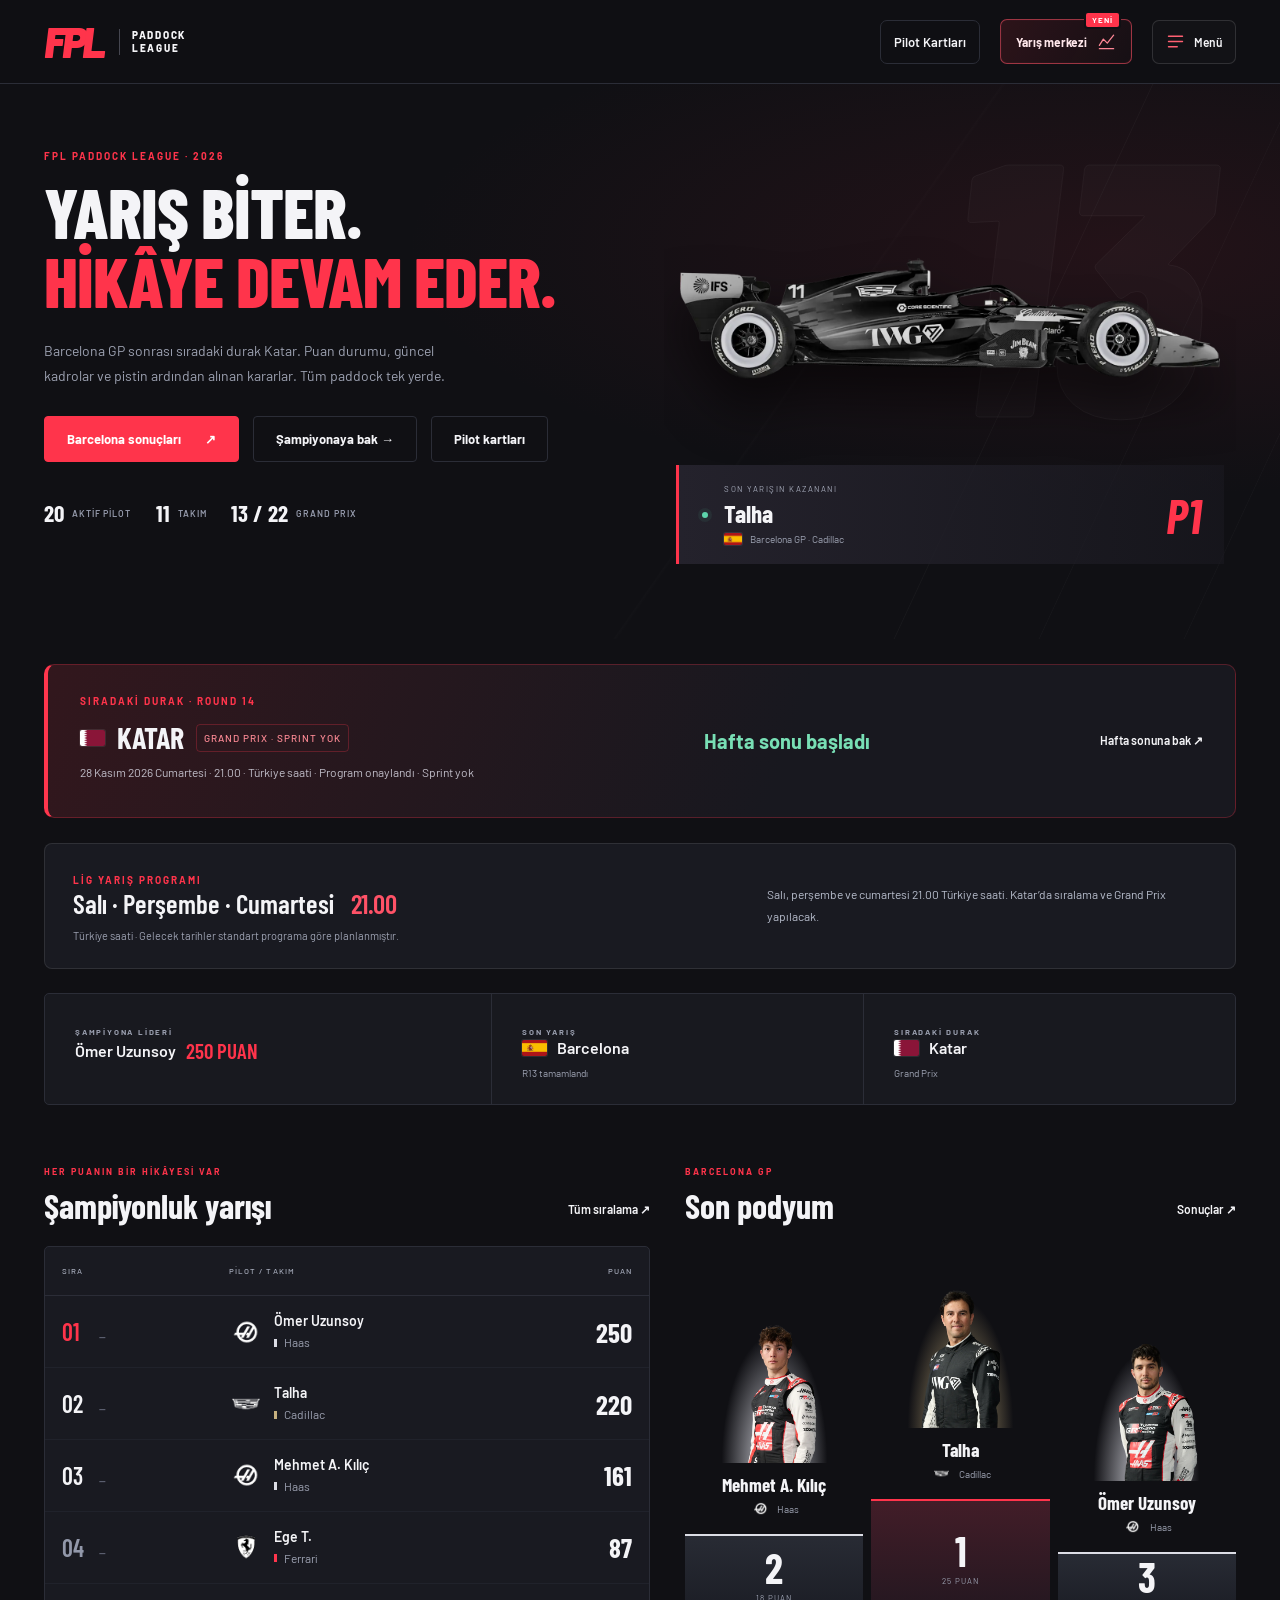
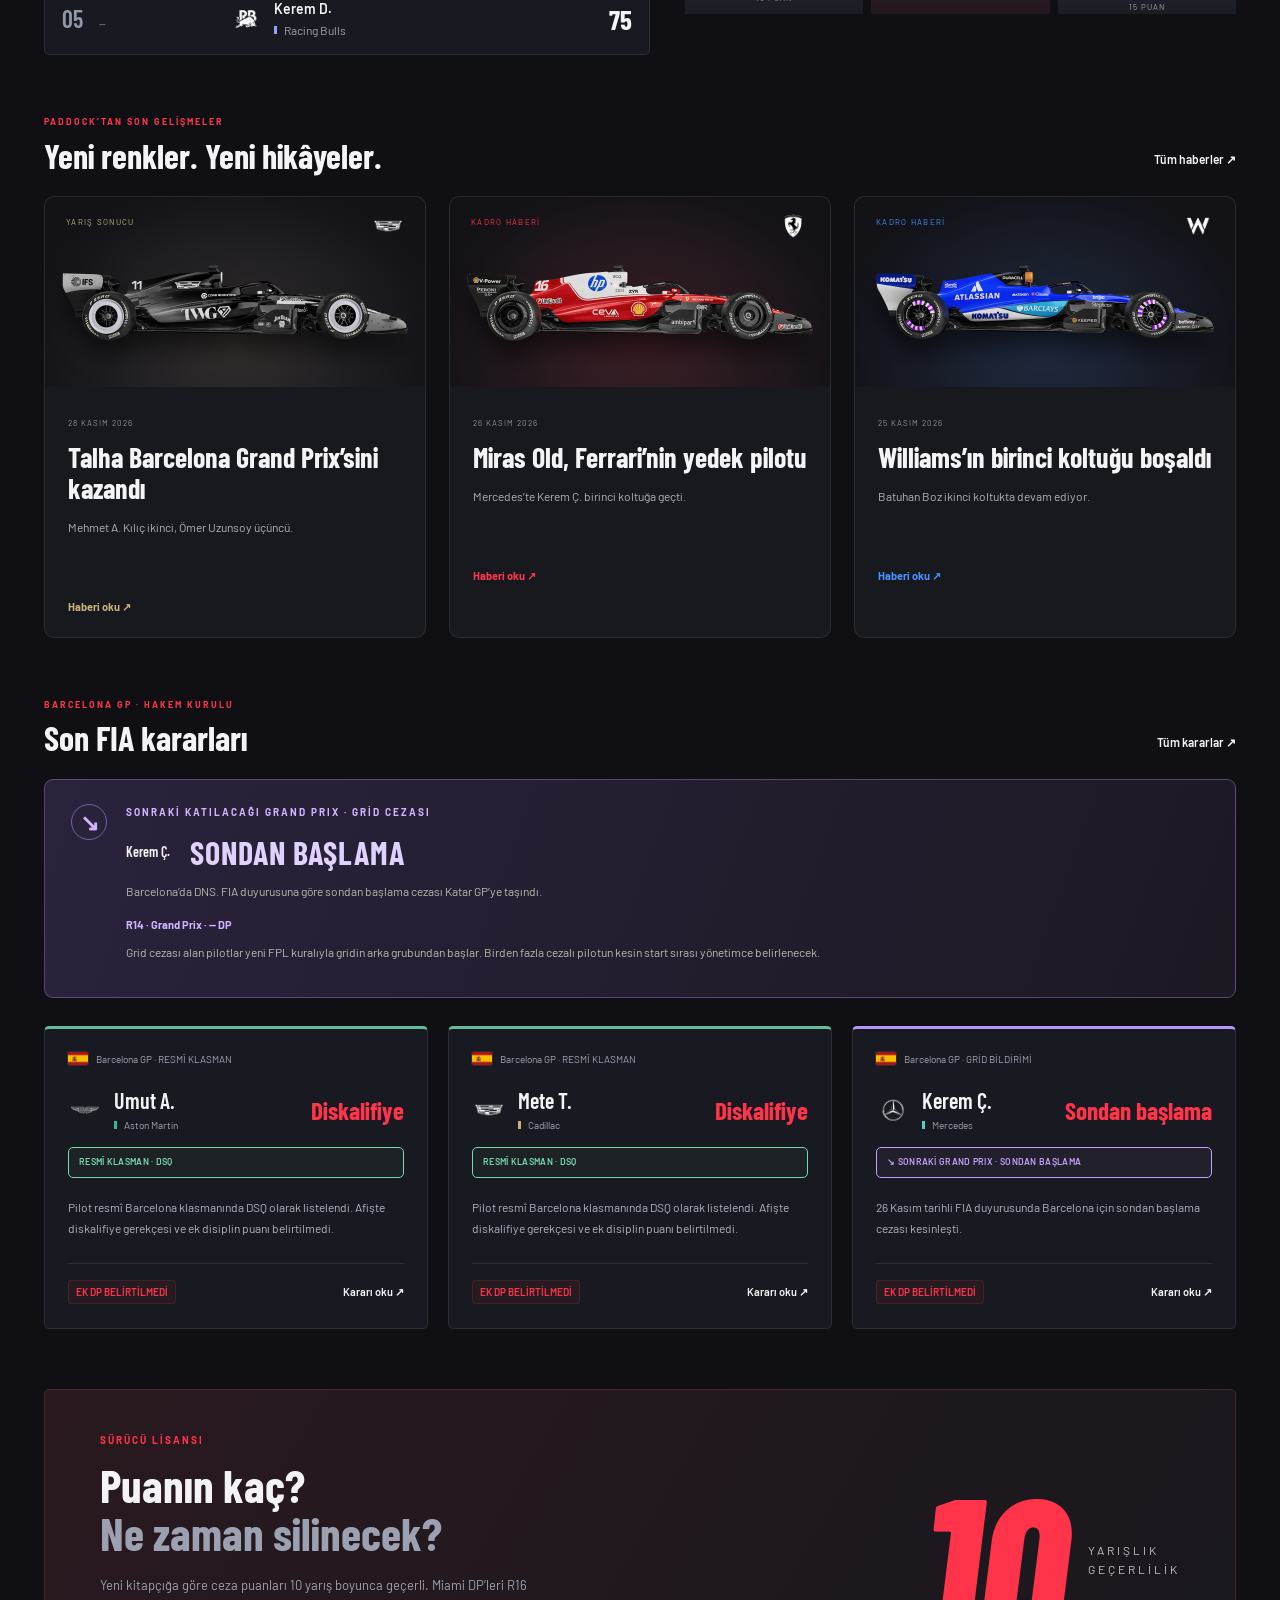
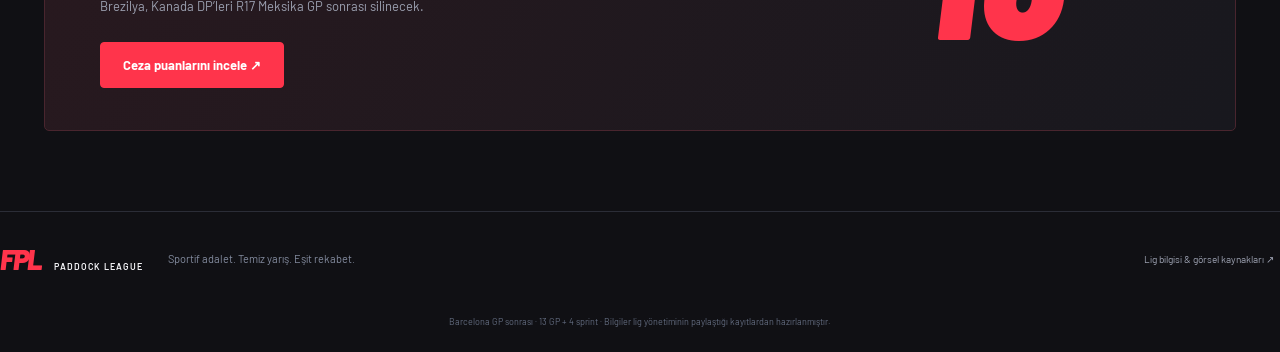
<file: index.html>
<!doctype html>
<html lang="tr"><head><meta charset="utf-8"><meta name="viewport" content="width=device-width,initial-scale=1,viewport-fit=cover"><meta name="theme-color" content="#101014"><meta name="description" content="FPL Paddock League 2026: puan durumu, yarış sonuçları, FIA kararları ve sürücü ceza puanları."><title>FPL • Paddock League</title><link rel="icon" type="image/svg+xml" sizes="any" href="assets/fpl-icon.svg?v=1"><meta property="og:title" content="FPL • Paddock League"><meta property="og:description" content="2026 sezonunun puan durumu, yarış sonuçları, takımları ve FIA kararları."><meta property="og:site_name" content="FPL Paddock League"><meta property="og:type" content="website"><meta property="og:locale" content="tr_TR"><link rel="stylesheet" href="style.css?v=38"></head><body><a class="skip" href="#main">İçeriğe geç</a><header id="header"></header><main id="main" tabindex="-1"><div class="loading">FPL · Lig bilgileri yükleniyor…</div></main><div id="mobile-navigation"></div><footer id="footer"></footer><dialog id="detail"></dialog><script defer src="boot.js?v=45"></script><noscript><p class="load-error">Lig bilgilerini görmek için tarayıcında JavaScript açık olmalı.</p></noscript></body></html>
</file>
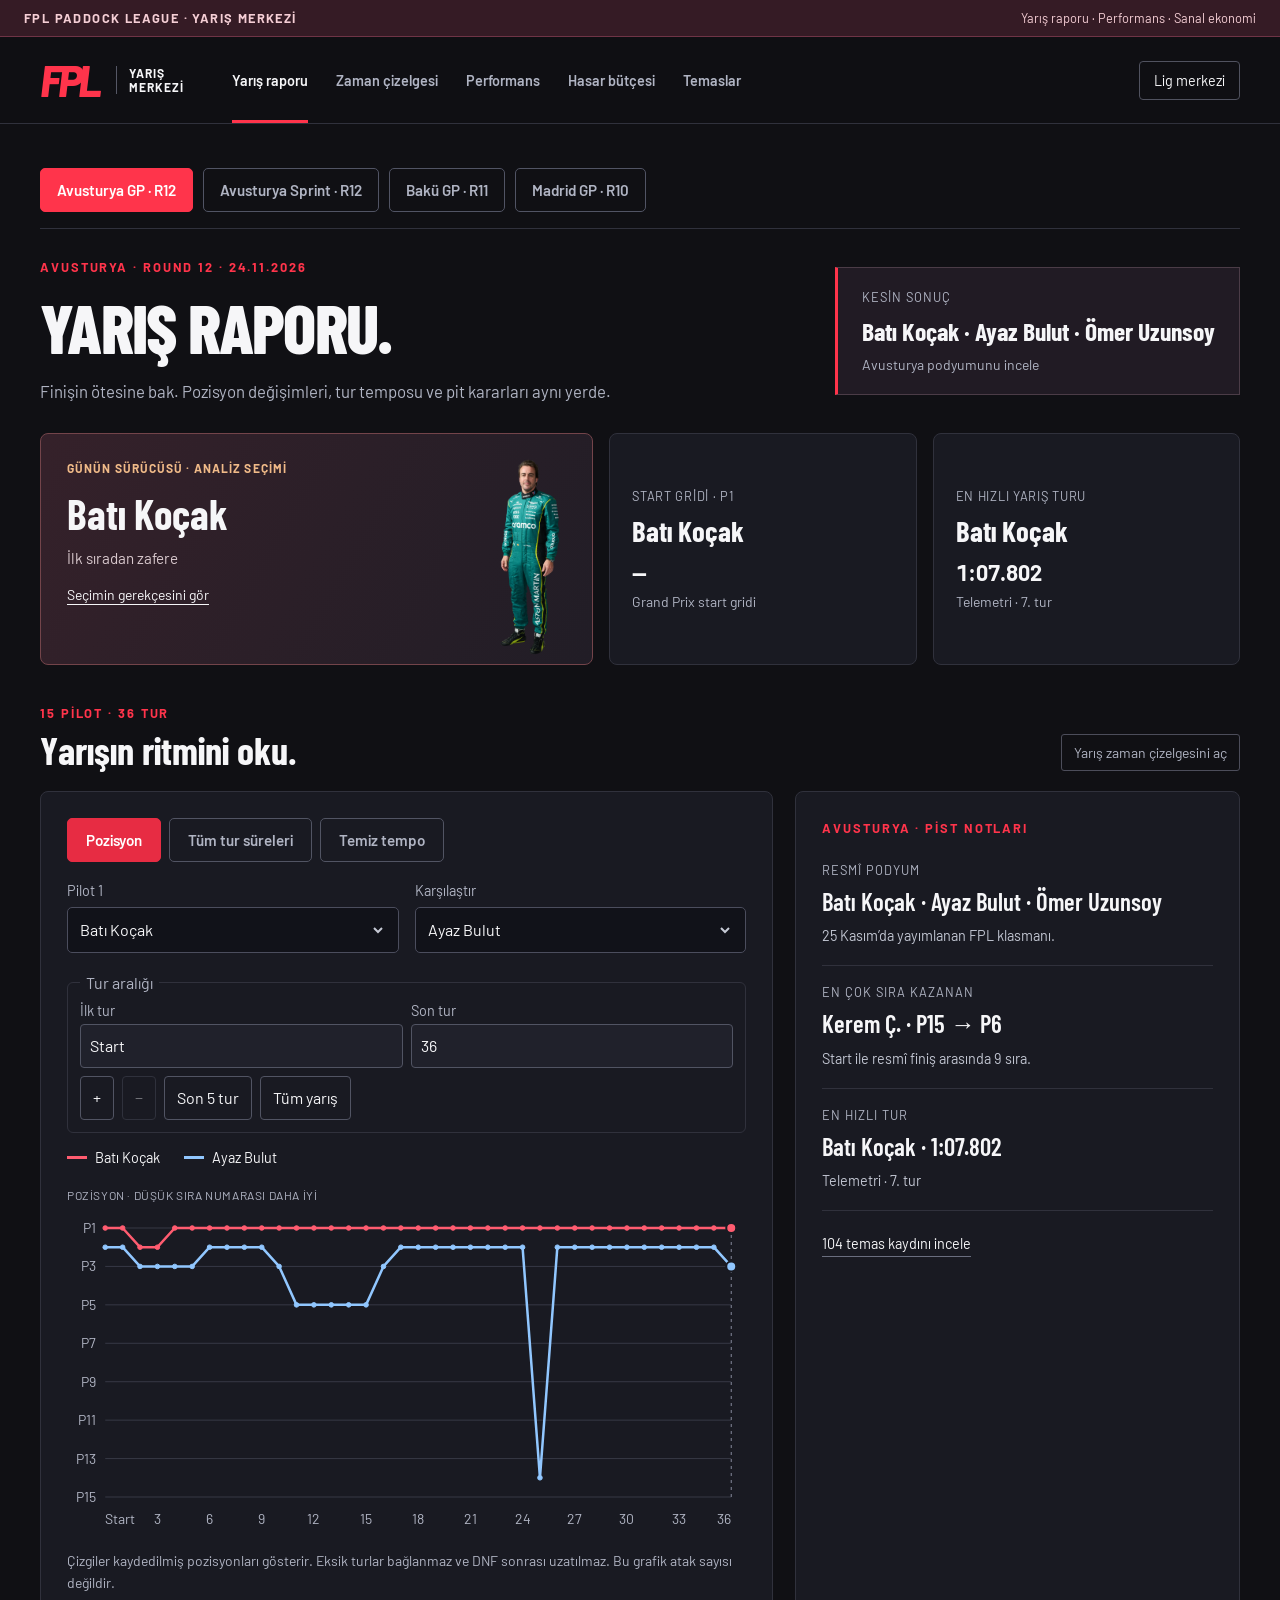
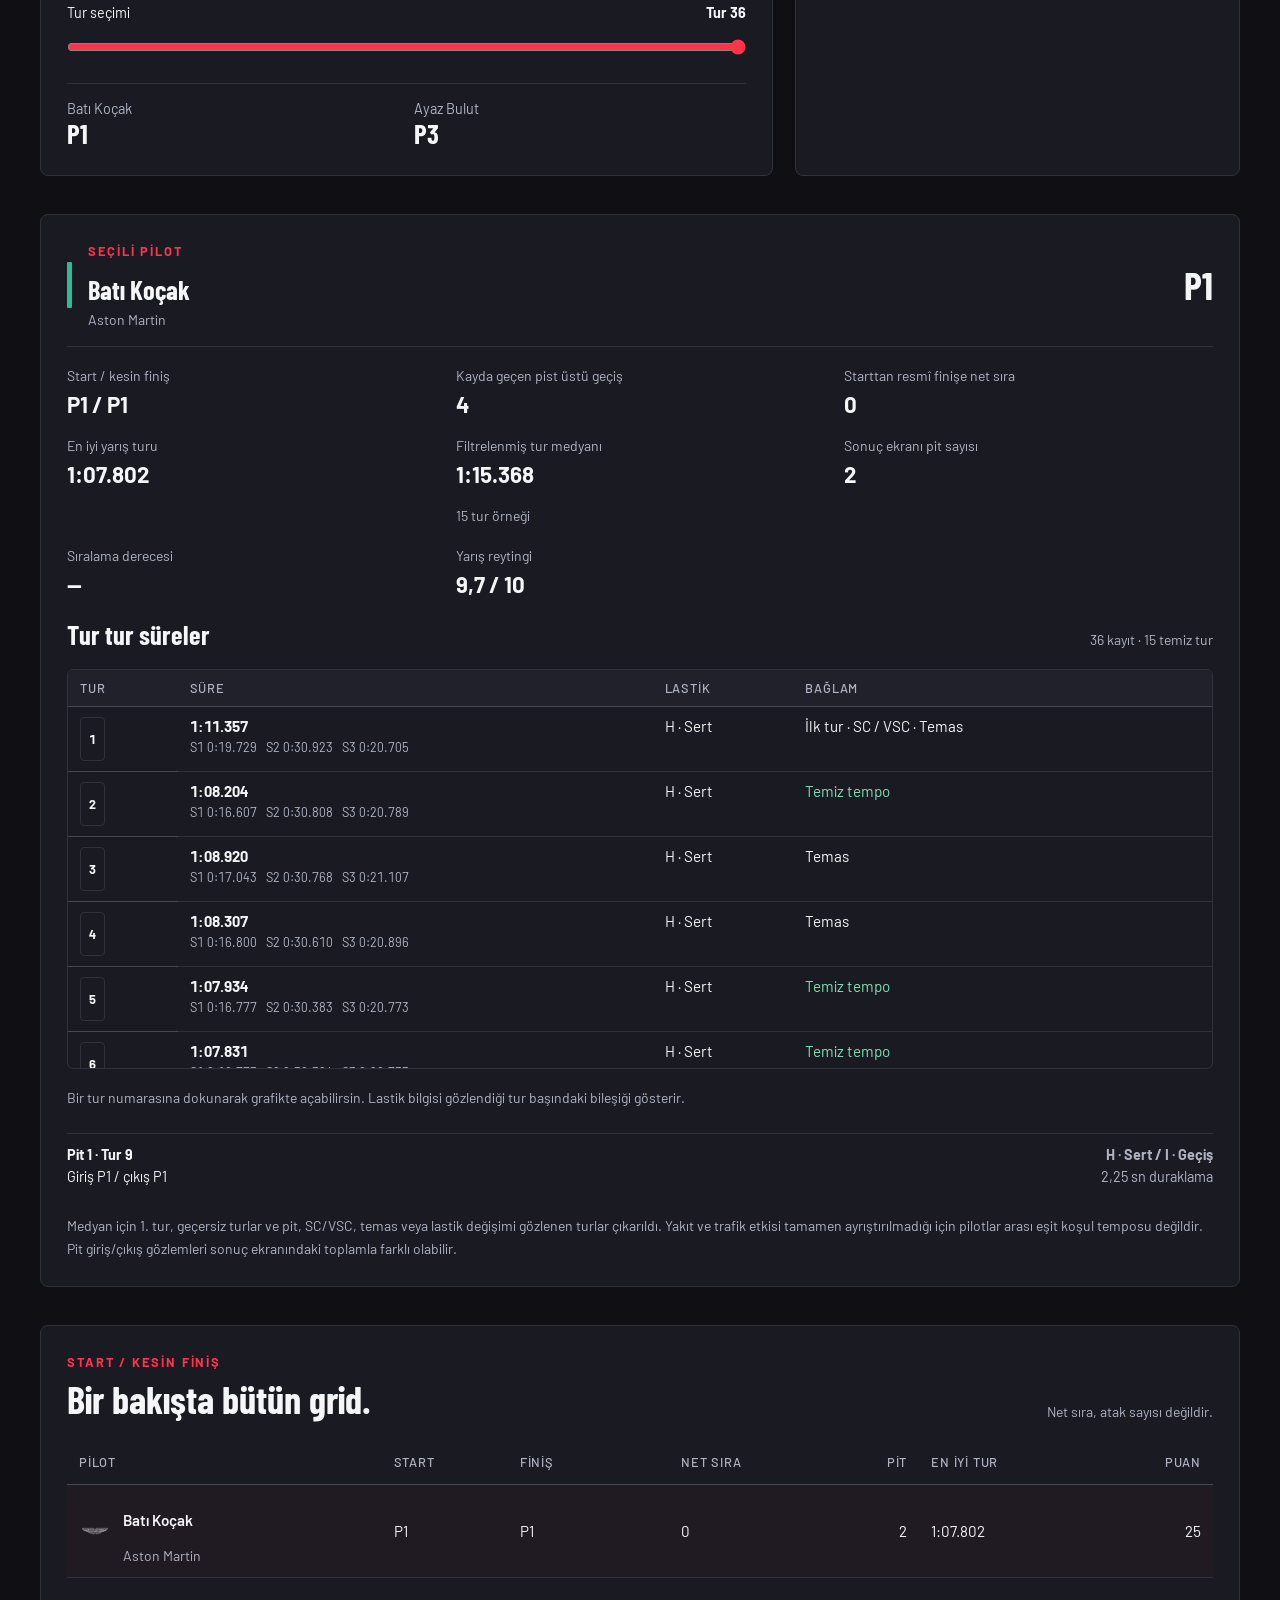
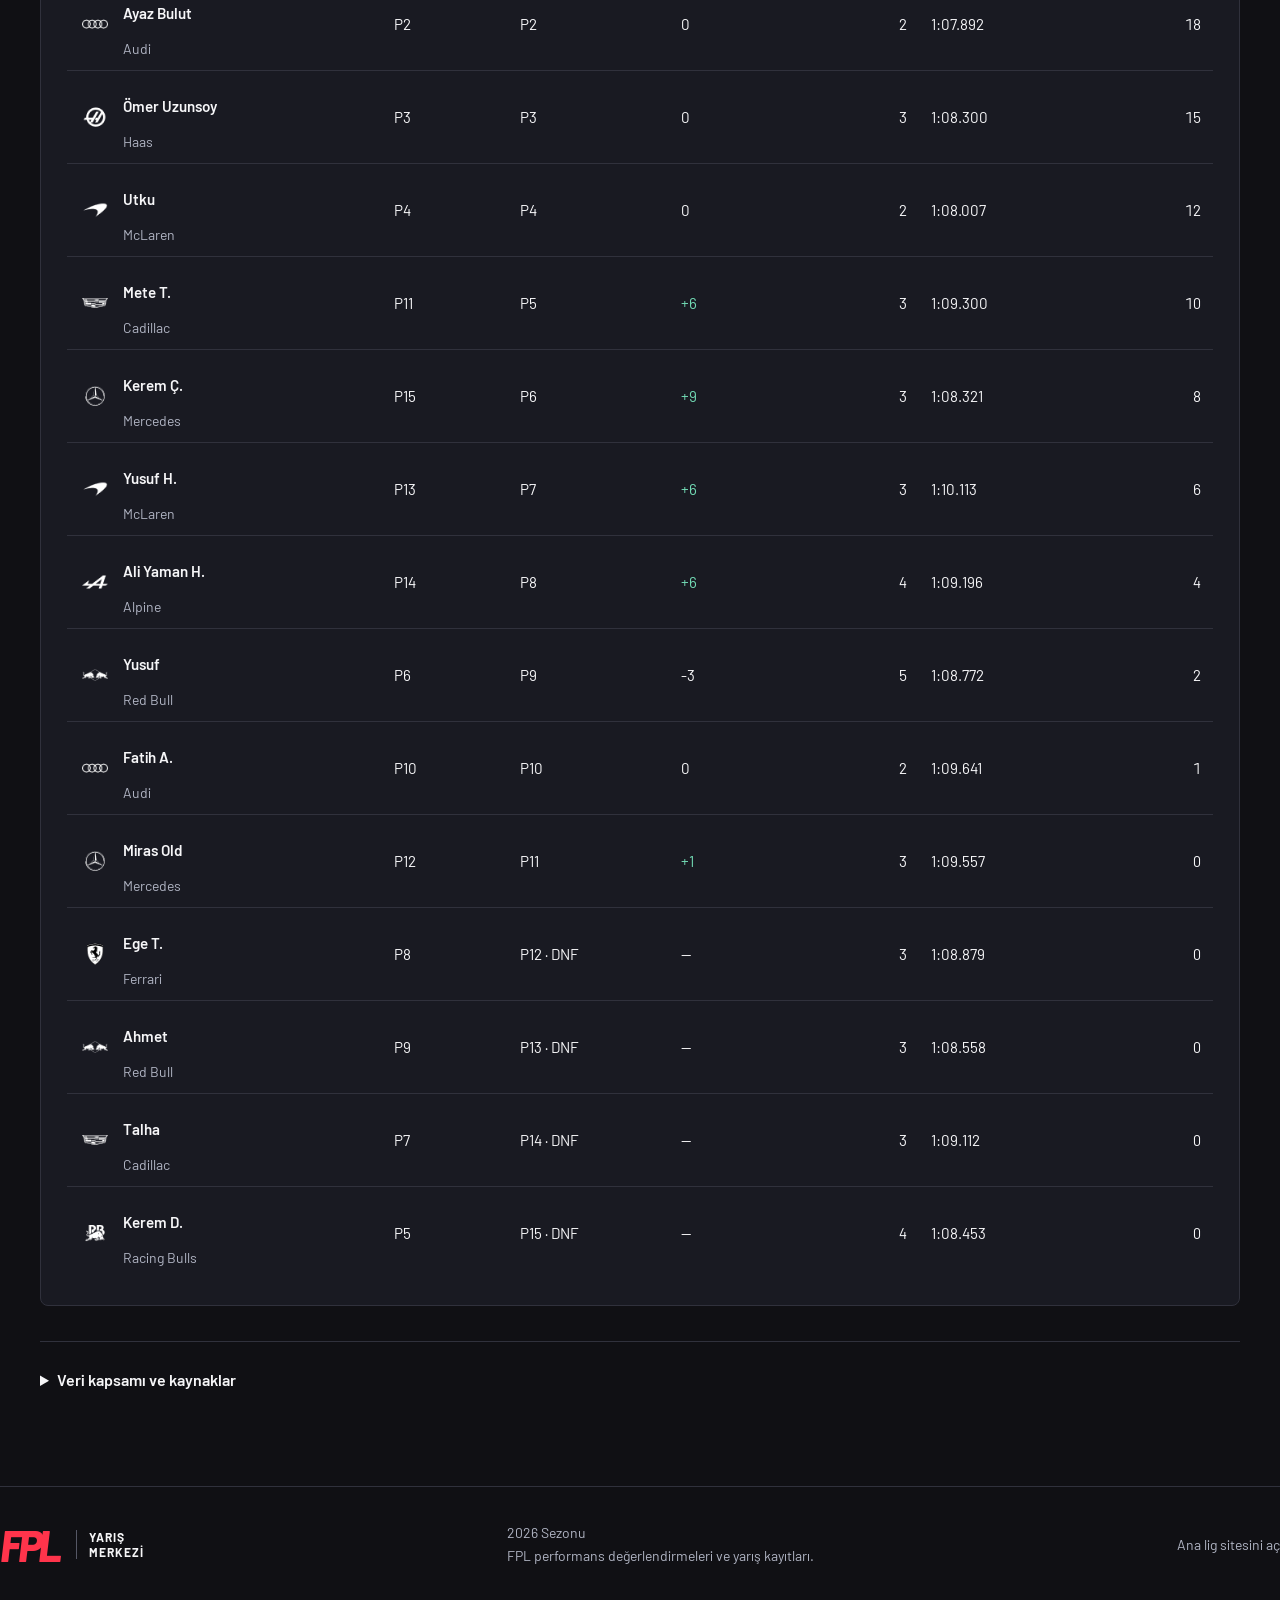
<file: analiz/index.html>
<!doctype html>
<html lang="tr">
<head>
 <meta charset="utf-8"><meta name="viewport" content="width=device-width,initial-scale=1">
 <meta name="theme-color" content="#101014"><meta name="description" content="FPL Yarış Merkezi: Bakü ve Madrid tur grafikleri, pilot değerlendirmeleri, temas kayıtları ve sanal hasar bütçesi.">
 <title>FPL • Yarış Merkezi</title>
 <link rel="icon" href="../assets/fpl-icon.svg" type="image/svg+xml">
 <link rel="stylesheet" href="style.css?v=35">
</head>
<body>
 <a class="skip" href="#main">İçeriğe geç</a>
 <div class="trial-strip"><span>FPL PADDOCK LEAGUE · YARIŞ MERKEZİ</span><span>Yarış raporu · Performans · Sanal ekonomi</span></div>
 <header><div class="header-wrap"><a class="brand" href="#overview" aria-label="Yarış Merkezi ana sayfa"><strong>FPL</strong><span>YARIŞ<br>MERKEZİ</span></a><nav aria-label="Analiz menüsü"><a href="#overview" data-view="overview">Yarış raporu</a><a href="#timeline" data-view="timeline">Zaman çizelgesi</a><a href="#day" data-view="day">Performans</a><a href="#budget" data-view="budget">Hasar bütçesi</a><a href="#contacts" data-view="contacts">Temaslar</a></nav><a class="league-link" href="../#home">Lig merkezi</a></div></header>
 <main id="main" tabindex="-1"><div class="loading">Yarış kaydı hazırlanıyor…</div></main>
 <footer><a class="brand" href="#overview"><strong>FPL</strong><span>YARIŞ<br>MERKEZİ</span></a><p>2026 Sezonu<br>FPL performans değerlendirmeleri ve yarış kayıtları.</p><a href="../#home">Ana lig sitesini aç</a></footer>
 <dialog id="driver-dialog" aria-labelledby="dialog-title"><button class="close-dialog" aria-label="Ayrıntıyı kapat">Kapat</button><div id="dialog-content"></div></dialog>
 <p class="sr-only" id="announcer" role="status" aria-live="polite"></p>
 <script defer src="boot.js?v=45"></script>
 <noscript>Analizleri görmek için JavaScript açık olmalı. <a href="../">Lig merkezini aç</a>.</noscript>
</body>
</html>
</file>
<file: style.css>
@import url('https://fonts.googleapis.com/css2?family=Barlow+Condensed:wght@500;600;700;800;900&family=Barlow:wght@400;500;600;700;800&display=swap');
.overall-profile{display:flex;align-items:center;gap:30px;border-left:4px solid var(--team);margin:28px 0}.overall-profile-rating{display:grid;grid-template-columns:auto auto;gap:2px 10px;align-items:baseline;flex-shrink:0}.overall-profile-rating>strong{font:800 64px/1 'Barlow Condensed',Arial,sans-serif}.overall-profile-rating>span{font-size:16px;color:var(--muted)}.overall-profile-rating>b{grid-column:1/-1;font-size:14px;color:var(--muted)}.overall-profile-rating>b.up{color:var(--green)}.overall-profile-rating>b.down{color:#ff8d9b}.overall-profile h2{margin-bottom:9px}.overall-profile p{font-size:16px;margin-bottom:8px;color:var(--muted)}.overall-profile small{font-size:14px;color:var(--muted)}.overall-profile>a{margin-left:auto;white-space:nowrap;font-size:14px}.member-ovr{font-size:16px;font-weight:700;display:inline-block;margin-top:8px;border:1px solid #686c7c;padding:6px 9px;border-radius:4px}.race-analysis-link{margin:24px 0;padding:25px;background:#1c202c;border:1px solid #454b5d;border-radius:6px;display:flex;gap:20px;align-items:center;flex-wrap:wrap}.race-analysis-link>div{flex:1;min-width:230px}.race-analysis-link h3{margin-bottom:10px}.race-analysis-link p{font-size:16px;color:var(--muted);margin-bottom:0}.race-analysis-link a{font-size:14px}.race-analysis-link .eyebrow{font-size:12px}@media(max-width:720px){.overall-profile{flex-wrap:wrap;padding:22px 18px;gap:20px}.overall-profile>div:nth-child(2){flex:1;min-width:180px}.overall-profile-rating>strong{font-size:54px}.overall-profile>a{margin:0;white-space:normal}.race-analysis-link{padding:22px 18px}.race-analysis-link>div{min-width:0;flex-basis:100%}}
:root{color-scheme:dark;--bg:#101014;--panel:#191a21;--line:#2b2d37;--muted:#9ca1b1;--white:#f4f4f7;--red:#ff344b;--green:#5dd4ac;--amber:#e9b666;font-family:Barlow,Arial,sans-serif;background:var(--bg);color:var(--white)}*{box-sizing:border-box}body{margin:0}button,input,select{font:inherit}button,a{-webkit-tap-highlight-color:transparent}button{cursor:pointer}a{color:inherit;text-decoration:none}button{color:inherit}a:focus-visible,button:focus-visible,input:focus-visible,select:focus-visible,summary:focus-visible{outline:2px solid var(--red);outline-offset:5px}img{max-width:100%}p{line-height:1.6}h1,h2,h3,p{margin-top:0}h1,h2,h3{font-family:'Barlow Condensed','Arial Narrow',Arial,sans-serif;line-height:1.05}h1{font-size:clamp(40px,5.2vw,76px);font-weight:800;letter-spacing:-.025em}h2{font-size:34px;font-weight:700;margin-bottom:0}h3{font-size:25px}button{border:0;background:none}small,.small{font-size:12px}.muted{color:var(--muted)}.skip{position:fixed;top:-100px;z-index:99;background:var(--red);padding:12px}.skip:focus{top:0}.eyebrow{font-size:10px;font-weight:700;letter-spacing:2px;color:var(--red);text-transform:uppercase;margin:0 0 13px}.flag{height:16px;width:25px;object-fit:cover;vertical-align:middle;flex-shrink:0;border-radius:2px;box-shadow:0 0 0 1px #ffffff16}.team-logo{object-fit:contain;width:34px;height:28px;flex-shrink:0}.team-label{display:flex;align-items:center;gap:7px;color:var(--muted);font-size:12px;line-height:1.4;margin-top:5px}.team-label i{height:8px;width:3px;background:var(--team)}.text-button{font-weight:600;font-size:12px;color:var(--white);padding:6px 0;display:inline-flex;align-items:center;gap:7px}.text-button:hover{color:var(--red)}.button{display:inline-flex;align-items:center;justify-content:space-between;gap:24px;padding:14px 22px;border:1px solid var(--line);font-size:13px;font-weight:700;border-radius:4px;transition:background .2s,transform .2s}.primary{background:var(--red);border-color:var(--red);color:white}.primary:hover{background:#e82039;transform:translateY(-2px)}.secondary:hover{border-color:#656979;background:#ffffff08}header{position:sticky;top:0;z-index:20;background:#101014f5;border-bottom:1px solid var(--line);backdrop-filter:blur(20px)}.header-inner{max-width:1440px;margin:auto;display:flex;align-items:center;min-height:83px;gap:50px;padding:0 44px}.brand{display:flex;gap:12px;align-items:center;flex-shrink:0}.brand strong{font-size:43px;font-style:italic;letter-spacing:-5px;line-height:1;font-weight:900;color:var(--red);padding-right:6px}.brand span{font-size:10px;font-weight:800;letter-spacing:1.7px;line-height:1.3;border-left:1px solid #454650;padding-left:12px}nav{display:flex;gap:26px;align-self:stretch}nav a{position:relative;font-size:12px;font-weight:600;color:#aeb2c0;display:flex;align-items:center;white-space:nowrap}nav a.active,nav a:hover{color:var(--white)}nav a.active:after{content:'';position:absolute;bottom:0;height:3px;background:var(--red);left:0;right:0}.season-label{margin-left:auto;display:flex;align-items:center;gap:8px;font-size:9px;font-weight:600;letter-spacing:1px;white-space:nowrap}.season-label i,.live-dot{width:6px;height:6px;border-radius:50%;background:var(--green);box-shadow:0 0 0 4px #5dd4ac12}main{max-width:1440px;margin:auto;padding:0 44px 75px;min-height:70vh}main>section+section{margin-top:60px}.hero{position:relative;min-height:555px;display:grid;grid-template-columns:1.05fr 1fr;isolation:isolate;padding-top:64px;padding-bottom:40px;gap:20px}.hero-grid{position:absolute;inset:0 -44px;z-index:-1;overflow:hidden;background:radial-gradient(ellipse at 87% 30%,#691b2738,transparent 45%),linear-gradient(125deg,transparent 60%,#ffffff03 60.1%,transparent 60.3%)}.hero-grid:after{content:'';position:absolute;right:20%;top:0;transform:skew(-25deg);height:100%;width:1px;background:#ffffff09;box-shadow:145px 0 #ffffff07,290px 0 #ffffff07}.hero-copy{z-index:2}.hero h1{font-size:clamp(52px,5.5vw,83px);line-height:.98;letter-spacing:-1px;margin-bottom:23px}.hero h1 em{font-style:normal;color:var(--red)}.hero-sub{max-width:440px;font-size:14px;color:var(--muted);line-height:1.8}.hero-actions{display:flex;gap:14px;margin-top:28px}.hero-meta{display:flex;gap:25px;margin-top:37px}.hero-meta span{font-size:9px;color:#9398a9;font-weight:600;letter-spacing:.9px;display:flex;gap:8px;align-items:center}.hero-meta b{font-family:'Barlow Condensed',Arial,sans-serif;font-size:23px;color:var(--white);letter-spacing:0}.hero-art{position:relative;min-width:0;display:flex;align-items:center}.giant-round{position:absolute;font-family:'Barlow Condensed',Arial,sans-serif;font-style:italic;font-weight:800;font-size:360px;right:30px;top:-55px;line-height:1;color:#ffffff04;-webkit-text-stroke:1px #ffffff0b;z-index:-1}.hero-car{width:135%;max-width:none;position:relative;margin-left:-9%;transform:translateY(-5px);filter:drop-shadow(0 30px 25px #0008)}.hero-winner{position:absolute;bottom:35px;right:0;left:10px;display:flex;gap:16px;align-items:center;border-left:3px solid var(--red);background:linear-gradient(90deg,#24222c,#1b1a2288);padding:19px 23px}.hero-winner small{display:block;font-size:8px;color:#a8adbd;letter-spacing:1.5px;margin-bottom:4px}.hero-winner strong{display:block;font-family:'Barlow Condensed',Arial,sans-serif;font-size:25px}.hero-winner div>span{font-size:10px;color:var(--muted);display:flex;gap:8px;align-items:center;margin-top:5px}.hero-winner .flag{width:18px;height:12px}.winner-mark{font-family:'Barlow Condensed',Arial,sans-serif;font-style:italic;font-size:48px;font-weight:700;color:var(--red);margin-left:auto}.season-strip{margin:0!important;border:1px solid var(--line);border-radius:5px;display:grid;grid-template-columns:1.2fr 1fr 1fr;background:#18191f}.season-strip>div{padding:25px 30px}.season-strip>div+div{border-left:1px solid var(--line)}.season-strip .eyebrow{font-size:8px;letter-spacing:1.8px;color:var(--muted);margin-bottom:10px}.season-strip b{font-size:16px;font-weight:600;display:flex;align-items:center;gap:10px;flex-wrap:wrap}.season-strip b em{color:var(--red);font-style:normal;font-family:'Barlow Condensed',Arial,sans-serif;font-size:21px}.season-strip b small{display:block;width:100%;font-size:10px;color:var(--muted);font-weight:400}.section-heading{display:flex;align-items:flex-end;justify-content:space-between;gap:15px;margin:0 0 23px}.section-heading .eyebrow{font-size:9px;margin-bottom:8px}.home-grid{display:grid;grid-template-columns:1.1fr 1fr;gap:35px}.panel{border:1px solid var(--line);border-radius:5px;background:var(--panel);overflow:hidden}.table-scroll{overflow-x:auto}.standings-table{width:100%;border-collapse:collapse;text-align:left;font-size:13px;white-space:nowrap}.standings-table th{font-size:8px;letter-spacing:1.1px;font-weight:500;color:#a6abba;padding:19px 23px;border-bottom:1px solid var(--line);text-align:left}.standings-table td{padding:16px 23px;border-bottom:1px solid #2b2d3770}.standings-table tr:last-child td{border-bottom:0}.standings-table td:last-child,.standings-table th:last-child{text-align:right}.standings-table tbody tr:hover{background:#ffffff03}.rank{font-family:'Barlow Condensed',Arial,sans-serif;font-weight:600;font-size:24px;display:inline-block;min-width:25px;color:#9298aa}.rank-1{color:var(--red)}.rank-2,.rank-3{color:var(--white)}.movement{font-size:10px;font-weight:600;display:inline-block;margin-left:12px;min-width:22px}.up{color:var(--green)}.down{color:#fb6674}.steady{color:#5c6070}.driver-cell{display:flex;align-items:center;gap:16px}.driver-cell>div{min-width:0}.driver-name{font-weight:600;font-size:14px}.driver-name:hover{color:var(--red)}.table-points{font-family:'Barlow Condensed',Arial,sans-serif;font-size:27px;font-weight:700}.home-grid .standings-table th,.home-grid .standings-table td{padding-left:17px;padding-right:17px}.home-grid .hide-small{display:none}.home-grid .driver-cell{gap:11px}.podium-mini{display:grid;grid-template-columns:repeat(3,1fr);align-items:end;text-align:center;padding:14px 0 0;min-height:368px;gap:8px}.podium-person{min-width:0;display:flex;align-items:center;flex-direction:column;justify-content:flex-end}.podium-face{width:115px;height:140px;max-width:100%;overflow:hidden;position:relative;background:radial-gradient(ellipse at bottom,var(--team),transparent 65%)}.portrait{width:100%;height:100%;object-fit:cover;object-position:50% 5%;display:block}.podium-face .portrait{object-fit:cover;object-position:top}.podium-person>strong{font-family:'Barlow Condensed',Arial,sans-serif;font-size:19px;margin-top:10px}.podium-person>span{color:var(--muted);font-size:10px;display:flex;align-items:center;gap:6px;margin-top:5px}.podium-person>span .team-logo{height:15px;width:22px}.podium-step{margin-top:18px;width:100%;height:80px;background:linear-gradient(#282b34,#1b1d25);border-top:2px solid var(--team);display:flex;flex-direction:column;align-items:center;justify-content:center}.place-1 .podium-step{height:115px;border-color:var(--red);background:linear-gradient(#421d28,#231720)}.place-3 .podium-step{height:62px}.podium-step b{font-family:'Barlow Condensed',Arial,sans-serif;font-size:41px;line-height:1}.podium-step small{color:var(--muted);font-size:8px;margin-top:5px;letter-spacing:1px}.decision-grid{display:grid;grid-template-columns:repeat(3,minmax(0,1fr));gap:20px}.decision-card{border:1px solid var(--line);border-radius:5px;padding:23px;background:var(--panel);display:flex;flex-direction:column;transition:transform .2s,border-color .2s}.decision-card:hover{transform:translateY(-3px);border-color:#4b4d5c}.card-overline{display:flex;align-items:center;justify-content:space-between;font-size:10px;margin-bottom:22px}.card-overline>span:first-child{display:flex;align-items:center;gap:8px;color:var(--muted)}.card-overline .flag{width:20px;height:13px}.decision-driver{display:flex;align-items:center;gap:12px}.decision-driver .driver-name{font-family:'Barlow Condensed',Arial,sans-serif;font-size:22px;font-weight:600}.decision-driver .team-label{font-size:10px}.sanction{font-family:'Barlow Condensed',Arial,sans-serif;font-size:25px;white-space:nowrap;color:var(--red);margin-left:auto;font-weight:700}.sanction.pending{font-size:19px;color:var(--amber)}.decision-reason{font-size:12px;color:#aeb3c2;line-height:1.8;margin:19px 0 23px}.decision-bottom{display:flex;gap:10px;align-items:center;margin-top:auto;border-top:1px solid var(--line);padding-top:15px}.decision-bottom .text-button{margin-left:auto;font-size:11px}.dp-chip{color:var(--red);background:#ff344b10;border:1px solid #ff344b22;padding:5px 7px;border-radius:3px;font-weight:600;font-size:10px}.decision-bottom .small{font-size:9px}.licence-promo{border:1px solid #49252e;border-radius:5px;background:linear-gradient(120deg,#29191f,#18181e);display:flex;align-items:center;justify-content:space-between;padding:42px 55px;margin-bottom:5px;overflow:hidden}.licence-promo h2{font-size:46px}.licence-promo h2 span{color:var(--muted)}.licence-promo p:not(.eyebrow){max-width:440px;font-size:13px;color:var(--muted);margin:18px 0 25px}.promo-score{display:flex;align-items:center;gap:20px}.promo-score strong{font-family:'Barlow Condensed',Arial,sans-serif;font-size:200px;line-height:1;color:var(--red);font-weight:800;font-style:italic}.promo-score>span{font-size:12px;line-height:1.6;letter-spacing:3px;color:#c9bdc2}.page-heading{display:flex;justify-content:space-between;align-items:flex-end;padding:55px 0 35px;gap:20px}.page-heading h1{margin-bottom:17px}.page-heading p:not(.eyebrow){font-size:13px;color:var(--muted);max-width:660px;margin-bottom:0}.page-heading h1 .flag{height:32px;width:49px;vertical-align:baseline;margin-right:6px}.outline-tag{border:1px solid #58303a;color:var(--red);padding:9px 12px;border-radius:3px;font-size:9px;letter-spacing:1px;white-space:nowrap;align-self:center}.tab-row{display:flex;align-items:center;gap:10px;border-bottom:1px solid var(--line);margin-bottom:25px}.tab-row button{font-size:12px;padding:15px 20px;border-bottom:2px solid transparent;color:var(--muted)}.tab-row button.selected{border-color:var(--red);color:var(--white);background:linear-gradient(0deg,#ff344b12,transparent)}.tab-row .small{margin-left:auto}.data-note{font-size:11px;color:#858c9d;line-height:1.8;margin-top:23px;max-width:1000px}.constructor-grid{display:grid;grid-template-columns:repeat(2,minmax(0,1fr));gap:24px}.constructor-card{position:relative;overflow:hidden;padding:25px 30px 0;background:var(--panel);border:1px solid var(--line);border-radius:5px;border-top:2px solid var(--team);transition:border-color .2s}.constructor-card:hover{border-color:var(--team)}.constructor-top{display:flex;align-items:center;gap:15px}.constructor-top>b{font-family:'Barlow Condensed',Arial,sans-serif;font-size:35px;color:#6b7081}.constructor-top .team-logo{margin-left:auto;width:65px;height:33px}.constructor-top>span:last-child{font-family:'Barlow Condensed',Arial,sans-serif;font-size:38px;font-weight:700;text-align:right;min-width:65px}.constructor-top small{font-family:Barlow,Arial,sans-serif;display:block;font-size:8px;letter-spacing:1px;font-weight:500;color:var(--muted)}.constructor-card h2{font-size:33px;margin-top:15px}.constructor-car{width:100%;display:block;margin:-8px 0 -5px;transition:transform .3s}.constructor-card:hover .constructor-car{transform:translateX(9px)}.card-line{border-top:1px solid var(--line);font-size:10px;display:flex;justify-content:space-between;padding:15px 0;color:var(--muted)}.filters{display:flex;align-items:flex-end;gap:15px;padding:20px;border:1px solid var(--line);border-radius:5px;background:#16171d;margin-bottom:27px;flex-wrap:wrap}.select-field,.search-field{display:flex;flex-direction:column;gap:8px;min-width:170px}.select-field>span,.search-field>span{font-size:9px;letter-spacing:.7px;color:var(--muted)}select,input[type=search]{appearance:auto;border:1px solid #363947;background:#20222a;color:var(--white);padding:11px 32px 11px 12px;font-size:12px;border-radius:3px;max-width:100%;min-height:40px}input[type=search]{width:230px;padding-right:12px}.filter-count{font-size:11px;color:var(--muted);margin:0 0 12px auto}.filters>.text-button{font-size:10px;margin-bottom:5px;color:var(--muted)}.empty{border:1px dashed #3b3f4d;padding:55px 30px;text-align:center;border-radius:6px;grid-column:1/-1;color:var(--muted)}.empty .button{margin-top:20px}.licence-summary{display:grid;grid-template-columns:repeat(4,1fr);border:1px solid var(--line);border-radius:5px;background:var(--panel);margin-bottom:30px}.licence-summary>div{padding:23px 27px;border-right:1px solid var(--line)}.licence-summary>div:last-child{border-right:0}.licence-summary b{display:block;font-family:'Barlow Condensed',Arial,sans-serif;font-size:43px;font-weight:700}.licence-summary>div:first-child b{color:var(--red)}.licence-summary span{font-size:8px;color:var(--muted);letter-spacing:1px}.licence-layout{display:grid;grid-template-columns:minmax(0,1.8fr) minmax(280px,1fr);gap:25px}.licence-board{align-self:start}.board-head{display:grid;grid-template-columns:minmax(0,1fr) 90px 155px;gap:15px;padding:20px 23px;font-size:8px;letter-spacing:.7px;color:var(--muted);border-bottom:1px solid var(--line)}.licence-row{border-bottom:1px solid var(--line)}.licence-row:last-child{border-bottom:0}.licence-row>summary{list-style:none;display:grid;grid-template-columns:minmax(0,1fr) 90px 155px;align-items:center;gap:15px;padding:18px 23px;cursor:pointer}.licence-row>summary::-webkit-details-marker{display:none}.licence-row>summary:hover{background:#ffffff04}.licence-row .driver-cell{gap:13px}.ordinal{color:#6e7485;font-family:'Barlow Condensed',Arial,sans-serif;font-size:18px;min-width:19px}.licence-row .driver-cell b{font-size:13px}.licence-row .driver-cell .team-label{font-size:10px}.licence-number b{font-family:'Barlow Condensed',Arial,sans-serif;font-size:31px;color:var(--red)}.licence-number small{display:block;font-size:9px;color:var(--muted);margin-top:1px}.licence-row.warning{background:linear-gradient(90deg,#63352820,transparent)}.warning .licence-number b,.warning .licence-number small{color:var(--amber)}.next-expiry b{font-size:11px;font-weight:500}.next-expiry>span{font-size:10px;color:var(--muted);display:block;margin-top:5px}.next-expiry i{float:right;font-size:16px;font-style:normal}.licence-expanded{padding:4px 25px 23px;background:#10111766}.batch{display:flex;align-items:center;gap:17px;font-size:11px;padding:16px 0;border-bottom:1px solid var(--line);margin-bottom:6px}.batch>div{display:flex;gap:10px;align-items:center}.batch>div:last-child{display:block}.batch b{display:block;font-weight:500}.batch small{font-size:9px;color:var(--muted);display:block;margin-top:5px}.batch strong{color:var(--red);white-space:nowrap}.batch-arrow{color:#686e80;margin-left:auto}.licence-expanded>p{font-size:12px;color:var(--muted)}.expiry-panel{padding:27px}.expiry-panel h2{font-size:31px;margin-bottom:25px}.expiry-event{border-top:1px solid var(--line)}.expiry-event summary{display:flex;gap:12px;align-items:center;justify-content:space-between;cursor:pointer;list-style:none;padding:20px 0}.expiry-event summary>span{display:flex;align-items:center;gap:12px}.expiry-event summary .flag{width:24px;height:16px}.expiry-event summary b{font-size:12px;font-weight:600}.expiry-event small{display:block;font-size:9px;font-weight:400;color:var(--muted);margin-top:6px}.expiry-event summary>strong{font-size:13px;color:var(--green);white-space:nowrap}.expiry-event i{font-style:normal;color:var(--muted)}.expiry-event>div p{display:flex;justify-content:space-between;font-size:12px;margin:0 0 10px}.expiry-event>div .driver-name{font-size:12px;font-weight:400}.expiry-event>div b{color:var(--green);font-weight:500}.licence-rule{margin-top:20px;padding:25px;border:1px solid #3e3431;border-radius:5px;background:#221c1c}.licence-rule h3{font-size:24px;color:var(--amber);margin-bottom:15px}.licence-rule p{font-size:12px;color:#b5acb0}.licence-rule>div{display:flex;flex-direction:column;gap:10px;padding-top:13px;font-size:11px;color:var(--amber)}.race-grid{display:grid;grid-template-columns:repeat(3,minmax(0,1fr));gap:25px}.race-card{position:relative;background:var(--panel);border:1px solid var(--line);border-radius:6px;overflow:hidden;transition:border-color .2s,transform .2s}.race-card:hover{transform:translateY(-4px);border-color:var(--red)}.race-photo{height:180px;background-size:cover;background-position:center;position:relative;isolation:isolate}.race-photo:after{content:'';position:absolute;inset:0;background:linear-gradient(#10101410,#191a21d0);z-index:-1}.round-chip{position:absolute;left:20px;top:20px;background:#0c0c12b8;padding:7px 9px;border:1px solid #ffffff1a;border-radius:3px;font-size:9px;letter-spacing:1.3px}.race-photo>.flag{position:absolute;bottom:16px;right:22px;width:40px;height:27px;box-shadow:0 2px 20px #0006}.race-card-body{padding:17px 23px 24px}.completed-label{color:var(--green);font-size:8px;letter-spacing:1px}.race-card-body>.muted.small{font-size:8px;letter-spacing:1px}.race-card h2{font-size:39px;margin-top:9px}.race-card-body>p{font-size:11px;color:var(--muted);margin:8px 0 20px}.race-winner{border-top:1px solid var(--line);padding-top:18px;display:flex;align-items:center;gap:13px;min-height:56px}.race-winner .team-logo{width:28px;height:25px}.race-winner small{display:block;font-size:7px;letter-spacing:1px;color:var(--muted);margin-bottom:5px}.race-winner b{font-size:13px;font-weight:600}.race-arrow{margin-left:auto;color:var(--red);font-size:19px}.sprint-tag{position:absolute;right:18px;top:142px;font-size:7px;letter-spacing:1px;color:#f3c07f;background:#36291e;padding:5px 7px;border:1px solid #e9b66622}.back-link{display:inline-flex;align-items:center;font-size:11px;color:var(--muted);margin-top:28px}.back-link+.page-heading{padding-top:25px}.race-podium{border:1px solid var(--line);border-radius:6px;background:linear-gradient(140deg,#251a23,#16171c);padding:30px;margin-bottom:32px}.race-podium-title h2{font-size:32px}.podium-large{display:grid;grid-template-columns:repeat(3,minmax(0,1fr));gap:12px;margin-top:20px}.large-place{position:relative;display:flex;align-items:center;gap:12px;min-height:205px;padding:15px 15px 0;background:#20212b;border-top:2px solid var(--team);overflow:hidden;border-radius:5px}.large-place-1{background:linear-gradient(140deg,#552331,#29212b);border-color:var(--red)}.large-rank{position:absolute;top:10px;right:15px;font-family:'Barlow Condensed',Arial,sans-serif;font-size:69px;font-weight:800;font-style:italic;color:#ffffff08;line-height:1}.large-face{height:175px;width:130px;flex-shrink:0;align-self:end}.large-face .portrait{object-fit:cover;object-position:50% 0}.large-person{position:relative;padding-bottom:20px}.large-person>small{display:block;font-size:7px;letter-spacing:1px;color:var(--muted);margin-bottom:10px}.large-person h3{font-size:25px;margin:0 0 10px}.large-person>span{display:flex;align-items:center;gap:5px;color:var(--muted);font-size:10px}.large-person .team-logo{width:24px;height:19px}.large-person>b{display:block;font-size:17px;font-family:'Barlow Condensed',Arial,sans-serif;margin-top:14px}.result-status{font-size:9px;letter-spacing:.6px;color:#ed8c91;background:#8b344020;padding:5px 8px;border-radius:3px}.result-status.finished{color:var(--green);background:#3ba58015}.upcoming{text-align:center;padding:65px 25px;position:relative;isolation:isolate}.upcoming-round{position:absolute;right:20px;top:0;z-index:-1;font-size:240px;font-family:'Barlow Condensed',Arial,sans-serif;color:#ffffff03;font-weight:800}.upcoming h2{font-size:59px}.upcoming p:not(.eyebrow){max-width:500px;margin:23px auto;color:var(--muted);font-size:14px}.driver-grid{display:grid;grid-template-columns:repeat(4,minmax(0,1fr));gap:21px}.driver-card{border:1px solid var(--line);border-top:2px solid var(--team);border-radius:5px;background:var(--panel);overflow:hidden;transition:border-color .2s,transform .2s}.driver-card:hover{transform:translateY(-3px);border-color:var(--team)}.driver-photo{height:190px;position:relative;overflow:hidden;background:radial-gradient(ellipse at 50% 100%,color-mix(in srgb,var(--team) 30%,transparent),transparent 70%)}.driver-photo>.portrait{max-width:200px;margin:auto;object-position:50% 1%}.driver-photo>.team-logo{position:absolute;top:18px;right:18px;width:38px;height:29px}.driver-photo>span:not(.initials){position:absolute;top:17px;left:18px;font-size:40px;font-family:'Barlow Condensed',Arial,sans-serif;font-weight:700;color:#ffffff19}.initials{display:flex;align-items:center;justify-content:center;width:100%;height:100%;font-family:'Barlow Condensed',Arial,sans-serif;font-size:65px;font-weight:700;color:var(--muted)}.driver-card-body{padding:18px}.driver-card .team-label{font-size:10px}.driver-card h2{font-size:27px;margin-top:10px}.driver-card-stats{border-top:1px solid var(--line);display:flex;justify-content:space-between;gap:6px;margin-top:20px;padding-top:14px}.driver-card-stats span{font-size:6px;color:var(--muted);letter-spacing:.5px}.driver-card-stats b{display:block;color:var(--white);font-family:'Barlow Condensed',Arial,sans-serif;font-size:25px;margin-bottom:4px}.transfer-grid{display:grid;grid-template-columns:repeat(2,minmax(0,1fr));gap:21px}.transfer-card{border:1px solid var(--line);border-radius:5px;padding:25px;background:var(--panel)}.transfer-card h3{font-size:23px;margin-bottom:24px}.transfer-card h3 .driver-name{font-family:'Barlow Condensed',Arial,sans-serif;font-size:25px}.transfer-card>div{display:flex;align-items:center;gap:11px;font-size:12px}.transfer-card>div>b{margin:auto;font-size:25px;color:var(--red)}.transfer-card p{font-size:12px;color:var(--muted);margin:20px 0 8px}.transfer-card small{font-size:10px;color:#737b8d}.profile-hero{display:grid;grid-template-columns:1fr 1fr;position:relative;isolation:isolate;padding:45px 0 35px;border-bottom:1px solid var(--line);overflow:hidden;gap:20px}.profile-hero:before{content:'';position:absolute;inset:0;z-index:-1;background:radial-gradient(ellipse at 80% 10%,color-mix(in srgb,var(--team) 15%,transparent),transparent 60%)}.profile-copy h1{font-size:clamp(40px,5vw,73px);margin:16px 0 22px}.profile-copy .muted{font-size:9px;letter-spacing:1px}.profile-copy .muted b{color:#d7dae2;margin-left:5px}.profile-copy>.team-logo{height:40px;width:65px}.profile-art{display:flex;align-items:center;justify-content:center;position:relative;min-width:0}.profile-art>img:not(.team-logo){width:130%;max-width:none;position:relative}.profile-art>.team-logo{position:absolute;right:50px;top:0;width:100px;height:80px;opacity:.1}.profile-stats{display:flex;gap:26px;margin:35px 0 25px}.profile-stats span{font-size:7px;letter-spacing:.5px;color:var(--muted)}.profile-stats b{display:block;font-size:44px;line-height:1;font-family:'Barlow Condensed',Arial,sans-serif;color:var(--white);margin-bottom:9px}.profile-licence{margin-top:30px!important;display:flex;gap:50px;padding:30px;align-items:center}.profile-licence h2{font-size:64px;color:var(--red)}.profile-licence h2 small{font-size:23px;color:var(--muted)}.profile-licence p{color:var(--muted);font-size:12px;margin:10px 0}.profile-licence>div:last-child>b{font-size:15px;font-weight:500}.status-pill{font-size:9px;background:#30333f;color:#bbc1d1;display:inline-block;padding:5px 8px;border-radius:3px;margin-top:10px}.status-pill.warning{background:#6a462730;color:var(--amber)}.team-members{display:grid;grid-template-columns:repeat(2,1fr);gap:25px}.member-card{display:flex;gap:25px;align-items:center;padding:15px}.member-card>.portrait,.member-card>.initials{width:120px;height:120px;object-position:top;object-fit:cover}.member-card h2{font-size:31px}.member-card p{color:var(--muted);font-size:11px;margin-top:15px}.footer-inner{border-top:1px solid var(--line);max-width:1352px;padding:30px 0;display:flex;align-items:center;gap:25px;margin:auto}.footer-brand{font-size:28px;color:var(--red);font-weight:900;font-style:italic;letter-spacing:-2px}.footer-brand span{font-style:normal;font-size:9px;font-weight:600;color:var(--white);letter-spacing:1px;margin-left:10px}.footer-inner p{font-size:11px;color:#838b9e;margin:0}.footer-inner button{font-size:10px;margin-left:auto;color:var(--muted)}.footer-fine{font-size:9px;color:#626b7f;text-align:center;padding:10px 20px 25px}.loading{padding:100px;text-align:center}dialog{background:#1c1e26;color:var(--white);border:1px solid #414554;border-radius:8px;max-width:680px;width:calc(100% - 32px);max-height:90vh;padding:28px 34px;box-shadow:0 30px 100px #0008}dialog::backdrop{background:#050509be;backdrop-filter:blur(5px)}.dialog-head{display:flex;align-items:center;justify-content:space-between;border-bottom:1px solid var(--line);padding-bottom:15px;margin-bottom:25px}.dialog-head .eyebrow{margin:0;font-size:8px}.dialog-head button{font-size:28px;line-height:1;color:var(--muted)}.dialog-gp{display:flex;align-items:center;gap:10px;font-size:10px;color:var(--muted);margin-bottom:10px}dialog h2{font-size:38px;margin:15px 0 23px}dialog h3{font-size:23px;margin-top:28px;margin-bottom:14px}dialog p{color:#bdc2d0;font-size:13px}.dialog-sanction{display:flex;align-items:center;gap:20px;padding:19px;border:1px solid #64303c;border-radius:5px;background:#ff344b08}.dialog-sanction strong{font-family:'Barlow Condensed',Arial,sans-serif;font-size:35px;color:var(--red)}.dialog-sanction span{margin-left:auto;color:var(--red);font-weight:600}.full-reason{font-size:15px;line-height:1.8}.dialog-facts{display:grid;grid-template-columns:1fr 1fr;gap:20px;padding:23px;background:#11131a;border-radius:5px;margin:25px 0}.dialog-facts small{font-size:8px;display:block;color:var(--muted);letter-spacing:.5px;margin-bottom:7px}.dialog-facts b{font-size:12px;font-weight:500}.dialog-actions{display:flex;gap:15px;margin-top:25px}.dialog-actions .button{font-size:11px;padding:12px 17px}
@keyframes enter{from{opacity:0;transform:translateY(10px)}to{opacity:1;transform:translateY(0)}}main>section,.page-heading{animation:enter .35s ease-out}a,button{touch-action:manipulation}@media(min-width:1440px){.hero-car{margin-left:-8%;width:140%}}@media(max-width:1150px){.header-inner{gap:30px;padding:0 28px}nav{gap:20px}.season-label{display:none}main{padding-left:28px;padding-right:28px}.hero h1{font-size:67px}.hero-meta{gap:16px}.hero-winner{bottom:15px;padding:15px}.decision-grid{gap:15px}.decision-card{padding:18px}.decision-driver{gap:8px}.decision-driver .team-logo{width:25px}.decision-driver .driver-name{font-size:20px}.decision-bottom{gap:6px}.decision-bottom .small{display:none}.licence-layout{grid-template-columns:minmax(0,1.6fr) minmax(270px,1fr)}.licence-row>summary,.board-head{padding-left:17px;padding-right:17px;grid-template-columns:minmax(0,1fr) 70px 135px;gap:10px}.licence-row .team-logo{width:25px}.licence-row .driver-cell{gap:9px}.licence-row .driver-cell b{font-size:12px}.ordinal{display:none}.driver-grid{grid-template-columns:repeat(3,1fr)}.large-face{width:100px;height:150px}.large-person h3{font-size:22px}.large-place{padding-left:5px;gap:5px}.footer-inner{margin:0 28px}.hero-grid{inset:0 -28px}}
@media(max-width:900px){.header-inner{flex-wrap:wrap;gap:0;min-height:110px;padding-top:15px}.brand{margin-bottom:13px}.brand strong{font-size:37px}.brand span{font-size:8px}nav{order:3;width:100%;overflow-x:auto;min-height:40px;gap:25px;scrollbar-width:none}nav a{font-size:11px}.season-label{display:flex;font-size:8px;align-self:flex-start;margin-top:10px}.hero{grid-template-columns:1fr 1fr;min-height:510px;padding-top:45px}.hero h1{font-size:56px}.hero-sub{font-size:12px}.hero-actions{flex-direction:column;align-items:flex-start;gap:10px}.hero-actions .button{padding:12px 18px;font-size:11px}.hero-actions .secondary{border:0;padding-left:0}.hero-meta{gap:12px;flex-wrap:wrap;margin-top:22px}.hero-meta span{font-size:7px}.hero-meta b{font-size:20px}.hero-art{align-items:center}.hero-car{width:160%;margin-left:-15%;transform:translateY(-5px)}.giant-round{font-size:260px;right:-20px;top:10px}.hero-winner{left:0;bottom:15px;padding:15px 12px;gap:9px}.hero-winner strong{font-size:22px}.hero-winner small{font-size:6px}.winner-mark{font-size:35px}.hero-winner .live-dot{display:none}.season-strip>div{padding:20px}.season-strip b{font-size:13px}.season-strip b em{font-size:18px}.home-grid{grid-template-columns:1fr;gap:45px}.podium-mini{max-width:650px;margin:auto;padding-top:0;min-height:330px}.podium-face{width:140px;height:155px}.decision-grid{grid-template-columns:repeat(2,minmax(0,1fr))}.licence-promo{padding:32px}.promo-score strong{font-size:155px}.promo-score>span{font-size:9px}.licence-layout{grid-template-columns:1fr}.licence-layout>aside{display:grid;grid-template-columns:1.3fr 1fr;gap:20px;align-items:start}.licence-rule{margin-top:0}.race-grid{grid-template-columns:repeat(2,minmax(0,1fr))}.podium-large{gap:9px}.large-place{flex-direction:column;min-height:260px;gap:0;padding:12px 10px 0}.large-face{width:115px;height:135px;align-self:center}.large-person{width:100%;text-align:center;padding-bottom:15px}.large-person>span{justify-content:center}.large-person h3{font-size:24px;margin-bottom:5px}.large-person>small{display:none}.large-person>b{margin-top:7px}.large-rank{font-size:48px}.profile-stats{gap:16px}.profile-stats b{font-size:35px}.profile-copy h1{font-size:50px}.profile-art>img:not(.team-logo){width:155%;margin-left:20px}.footer-inner{flex-wrap:wrap}.footer-inner button{margin-left:0}.footer-inner p{margin-left:auto}.profile-hero{grid-template-columns:1.2fr 1fr}.standings-table td,.standings-table th{padding-left:18px;padding-right:18px}}
@media(max-width:600px){.header-inner{padding:14px 18px 0}.season-label{letter-spacing:.4px}.brand strong{font-size:34px}main{padding:0 18px 45px}.hero{grid-template-columns:1fr;min-height:unset;padding-top:37px;gap:0;padding-bottom:0}.hero h1{font-size:clamp(48px,12vw,64px);margin-bottom:19px}.hero-sub{font-size:12px;max-width:350px;line-height:1.75}.hero .eyebrow{font-size:8px;letter-spacing:1.5px}.hero-actions{flex-direction:row;align-items:center;margin-top:23px;gap:20px}.hero-actions .button{font-size:10px;padding:12px 15px;gap:12px}.hero-actions .secondary{padding:7px 0}.hero-meta{margin-top:22px;gap:18px}.hero-meta span{font-size:7px;gap:6px}.hero-meta b{font-size:21px}.hero-art{height:255px;margin-top:0}.hero-car{width:115%;margin-left:-7%;transform:translateY(-28px)}.giant-round{font-size:220px;right:10px;top:-30px}.hero-winner{bottom:12px;left:0;right:0;padding:15px 18px}.hero-winner strong{font-size:23px}.hero-winner .live-dot{display:block}.hero-winner small{font-size:7px}.hero-winner div>span{font-size:9px}.hero-grid{inset:0 -18px}.season-strip{grid-template-columns:1fr 1fr}.season-strip>div{padding:17px}.season-strip>div:first-child{grid-column:1/-1;border-bottom:1px solid var(--line)}.season-strip>div:nth-child(2){border-left:0}.season-strip b{font-size:14px}.season-strip .eyebrow{font-size:7px;margin-bottom:9px}.season-strip b em{margin-left:auto;font-size:20px}.season-strip b small{font-size:9px}.season-strip .flag{width:21px;height:14px}main>section+section{margin-top:38px}.section-heading{margin-bottom:18px}.section-heading .eyebrow{font-size:7px;letter-spacing:1.5px}.section-heading h2,h2{font-size:29px}.section-heading .text-button{font-size:10px;white-space:nowrap}.home-grid{gap:38px}.standings-table{font-size:12px}.standings-table th{font-size:7px;padding:16px 13px}.standings-table td{padding:15px 13px}.standings-table .hide-small{display:none}.movement{margin-left:7px;font-size:8px;min-width:15px}.rank{font-size:21px;min-width:22px}.driver-cell{gap:10px}.driver-cell .team-logo{width:27px;height:23px}.driver-name{font-size:12px}.team-label{font-size:10px;margin-top:4px}.table-points{font-size:25px}.podium-mini{min-height:300px;gap:6px}.podium-face{height:125px;width:110px}.podium-person>strong{font-size:18px}.podium-person>span{font-size:8px;gap:4px}.podium-person>span .team-logo{width:17px;height:14px}.podium-step{height:70px;margin-top:14px}.place-1 .podium-step{height:100px}.place-3 .podium-step{height:58px}.podium-step b{font-size:37px}.decision-grid{grid-template-columns:1fr;gap:16px}.decision-card{padding:20px}.decision-driver .driver-name{font-size:25px}.decision-driver .team-logo{width:35px}.decision-driver{gap:13px}.sanction{font-size:29px}.decision-reason{font-size:12px}.decision-bottom .small{display:block}.decision-bottom .text-button{font-size:11px}.card-overline{margin-bottom:18px}.licence-promo{padding:28px 24px;position:relative;isolation:isolate;min-height:330px}.licence-promo h2{font-size:37px}.licence-promo p:not(.eyebrow){font-size:12px;max-width:270px}.licence-promo .button{font-size:11px;padding:13px 17px}.promo-score{position:absolute;right:-5px;bottom:20px;opacity:.09;z-index:-1}.promo-score strong{font-size:260px}.promo-score>span{display:none}.page-heading{padding:35px 0 26px;display:block}.page-heading h1{font-size:44px;margin-bottom:13px}.page-heading>.outline-tag{display:inline-block;margin-top:18px}.page-heading p:not(.eyebrow){font-size:12px;line-height:1.8}.page-heading>.eyebrow,.page-heading>div>.eyebrow{font-size:8px;letter-spacing:1.3px}.page-heading h1 .flag{width:32px;height:21px}.tab-row{gap:0;margin-bottom:20px;overflow-x:auto;white-space:nowrap}.tab-row button{padding:13px 15px;font-size:10px;flex-shrink:0}.tab-row .small{display:none}.constructor-grid{grid-template-columns:1fr;gap:18px}.constructor-card{padding:20px 23px 0}.constructor-top>b{font-size:30px}.constructor-top>span:last-child{font-size:37px}.constructor-card h2{font-size:31px}.constructor-car{margin-top:0}.filters{padding:15px;gap:13px;display:grid;grid-template-columns:1fr 1fr}.select-field,.search-field{min-width:0;max-width:100%}.filters .select-field:first-child{grid-column:1/-1}.filters .search-field{grid-column:1/-1}.select-field>span,.search-field>span{font-size:9px}select,input[type=search]{font-size:12px;width:100%;padding:11px;min-height:43px}.filter-count{margin:0;font-size:10px;align-self:center}.filters>.text-button{margin:0;justify-self:end;white-space:nowrap}.licence-summary{grid-template-columns:repeat(2,1fr);margin-bottom:23px}.licence-summary>div{padding:17px 20px}.licence-summary>div:nth-child(2){border-right:0}.licence-summary>div:nth-child(-n+2){border-bottom:1px solid var(--line)}.licence-summary b{font-size:37px}.licence-summary span{font-size:7px}.licence-row>summary,.board-head{grid-template-columns:minmax(0,1fr) 52px 104px;gap:7px;padding:15px 13px}.board-head{font-size:6px;letter-spacing:.1px}.board-head>span:last-child{text-align:right}.licence-row .driver-cell{gap:7px}.licence-row .team-logo{width:23px;height:20px}.licence-row .driver-cell b{font-size:11px}.licence-row .team-label{font-size:8px;gap:4px}.licence-number b{font-size:27px}.licence-number small{font-size:7px}.next-expiry b{font-size:9px;display:block;text-align:right}.next-expiry>span{font-size:8px;text-align:right}.next-expiry i{margin-left:4px;font-size:12px;float:none}.licence-expanded{padding:2px 14px 18px}.batch{gap:8px;font-size:9px;flex-wrap:wrap}.batch .flag{width:20px;height:13px}.batch>div{gap:6px}.batch>div:first-child{flex:1}.batch-arrow{margin-left:4px}.batch>div:last-child{flex-basis:100%;margin:4px 0 0 27px;padding-top:5px}.batch small{font-size:8px}.licence-layout>aside{grid-template-columns:1fr}.expiry-panel{padding:24px}.licence-rule{padding:24px}.race-grid{grid-template-columns:1fr;gap:20px}.race-photo{height:190px}.race-card h2{font-size:40px}.race-card-body{padding:18px 23px 23px}.sprint-tag{top:153px}.race-podium{padding:20px 13px}.race-podium-title{padding:0 7px}.race-podium-title h2{font-size:29px}.podium-large{grid-template-columns:1fr;gap:12px;margin-top:18px}.large-place{flex-direction:row;min-height:135px;align-items:center;gap:16px;padding:10px 15px 0}.large-place-1{order:-1}.large-face{height:135px;width:100px;align-self:end}.large-person{text-align:left;padding-bottom:10px}.large-person>span{justify-content:flex-start}.large-person>small{display:block;margin-bottom:7px}.large-person h3{font-size:27px}.large-rank{font-size:80px;right:20px}.large-person>b{font-size:16px;margin-top:10px}.upcoming{padding:50px 23px}.upcoming h2{font-size:43px}.upcoming p:not(.eyebrow){font-size:12px}.driver-grid{grid-template-columns:repeat(2,minmax(0,1fr));gap:12px}.driver-photo{height:145px}.driver-photo>.team-logo{top:12px;right:12px;width:27px;height:20px}.driver-photo>span:not(.initials){left:12px;top:12px;font-size:29px}.driver-card-body{padding:13px}.driver-card h2{font-size:24px;min-height:25px}.driver-card .team-label{font-size:8px}.driver-card-stats{gap:4px;margin-top:16px;padding-top:12px}.driver-card-stats span{font-size:5px;letter-spacing:0}.driver-card-stats b{font-size:22px}.transfer-grid{grid-template-columns:1fr}.transfer-card{padding:23px}.transfer-card>div{gap:8px;font-size:11px}.transfer-card .team-logo{width:28px}.profile-hero{grid-template-columns:1fr;padding-top:30px;gap:0;padding-bottom:0}.profile-copy h1{font-size:55px}.profile-copy .eyebrow{font-size:8px}.profile-copy .team-label{font-size:12px}.profile-stats{gap:22px;justify-content:space-between;margin:27px 0}.profile-stats b{font-size:37px}.profile-stats span{font-size:6px}.profile-art{height:160px;overflow:hidden}.profile-art>img:not(.team-logo){width:100%;margin-left:0;transform:translateY(-10px)}.profile-art>.team-logo{display:none}.profile-licence{padding:24px;gap:20px;align-items:center}.profile-licence h2{font-size:50px}.profile-licence .eyebrow{font-size:7px;letter-spacing:.7px}.profile-licence>div:last-child>b{font-size:12px;line-height:1.6}.profile-licence p{font-size:10px}.profile-licence .text-button{font-size:9px}.profile-licence .status-pill{font-size:8px;white-space:nowrap}.profile-licence>div:first-child{min-width:90px}.team-members{grid-template-columns:1fr;gap:16px}.member-card{padding:15px;gap:18px}.member-card h2{font-size:30px}.footer-inner{margin:0 18px;padding:25px 0;gap:17px}.footer-brand{font-size:25px}.footer-brand span{font-size:8px}.footer-inner p{margin-left:0;font-size:10px;width:100%}.footer-inner button{font-size:9px;padding-left:0}.footer-fine{font-size:8px;line-height:1.8;padding-bottom:15px}.data-note{font-size:10px;line-height:1.9}.dialog-head{margin-bottom:22px}dialog{padding:22px;max-height:88vh}dialog h2{font-size:35px}.full-reason{font-size:13px}.dialog-facts{padding:18px;gap:18px}.dialog-facts b{font-size:11px}.dialog-actions{gap:10px;flex-wrap:wrap}.dialog-actions .button{font-size:10px;padding:12px 14px}.dialog-sanction strong{font-size:31px}}
.hero-art{overflow:hidden;min-width:0;padding:0 12px 110px;justify-content:center}.hero-car{flex-shrink:1;width:100%;max-width:100%;height:auto;margin:0;object-fit:contain;transform:none}.hero-winner{left:12px;right:12px}
.constructor-list{display:flex;flex-direction:column;gap:12px}.constructor-row{display:grid;grid-template-columns:66px minmax(220px,1fr) minmax(170px,300px) 90px 24px;gap:22px;align-items:center;min-height:128px;padding:20px 28px;background:linear-gradient(105deg,color-mix(in srgb,var(--team) 9%,#18181f),#18181f 52%);border:1px solid #ffffff10;border-left:3px solid var(--team);border-radius:8px;transition:background .2s,border-color .2s}.constructor-row:hover{border-color:var(--team);background-color:#202028}.constructor-rank{display:flex;align-items:center;gap:10px}.constructor-rank>b{font:700 34px 'Barlow Condensed',sans-serif}.constructor-identity{display:flex;align-items:center;gap:18px;min-width:0}.constructor-identity .team-logo{width:56px;height:45px;object-fit:contain}.constructor-identity h2{font-size:28px;margin:0 0 6px}.constructor-identity span{font-size:11px;color:var(--muted);line-height:1.5}.constructor-row-car{display:block;width:100%;height:83px;object-fit:contain;filter:drop-shadow(0 12px 10px #0006)}.constructor-points{text-align:right}.constructor-points b{display:block;font:700 40px 'Barlow Condensed',sans-serif;line-height:1}.constructor-points small{font-size:8px;color:var(--muted);letter-spacing:2px}.constructor-arrow{color:var(--team);font-size:23px}
.team-roster-list{display:flex;flex-direction:column;gap:28px}.team-roster{border:1px solid #ffffff14;border-top:3px solid var(--team);border-radius:10px;overflow:hidden;background:#18181f}.roster-heading{display:flex;align-items:center;justify-content:space-between;gap:16px;padding:21px 26px;border-bottom:1px solid #ffffff0c}.roster-team-name{display:flex;align-items:center;gap:18px}.roster-rank{font:600 29px 'Barlow Condensed',sans-serif;color:#80828e}.roster-team-name .team-logo{width:49px;height:36px;object-fit:contain}.roster-team-name h2{font-size:31px;margin:0}.roster-team-score{display:flex;align-items:center;gap:10px;color:var(--muted);font-size:9px;letter-spacing:1px}.roster-team-score>b{font:700 30px 'Barlow Condensed',sans-serif;color:var(--white);letter-spacing:0}.roster-team-score .text-button{margin-left:22px;font-size:11px;letter-spacing:0}.roster-content{display:grid;grid-template-columns:minmax(0,1.05fr) minmax(0,1.4fr)}.roster-car{position:relative;min-width:0;min-height:285px;display:flex;align-items:center;padding:44px 20px 25px;background:radial-gradient(ellipse at 45% 60%,color-mix(in srgb,var(--team) 13%,transparent),transparent 68%);overflow:hidden}.roster-car:after{content:'';position:absolute;bottom:39px;left:14%;right:14%;height:1px;background:linear-gradient(90deg,transparent,var(--team),transparent);opacity:.4}.roster-car img{display:block;width:100%;max-width:100%;height:auto;max-height:210px;object-fit:contain;filter:drop-shadow(0 20px 15px #0007);transition:transform .25s}.roster-car:hover img{transform:translateY(-4px)}.roster-car-label{position:absolute;top:26px;left:26px;color:var(--muted);font-size:8px;letter-spacing:2px}.roster-seats{display:grid;grid-template-columns:repeat(2,minmax(0,1fr));border-left:1px solid #ffffff0c}.roster-driver{min-width:0;display:flex;flex-direction:column;position:relative;border-left:1px solid #ffffff0c;background:linear-gradient(180deg,color-mix(in srgb,var(--team) 7%,transparent),transparent);transition:background .2s}.roster-driver:first-child{border-left:0}.roster-driver:hover{background-color:#ffffff04}.roster-portrait{height:190px;overflow:hidden;display:flex;justify-content:center;align-items:end;padding:12px 12px 0;background:radial-gradient(ellipse at bottom,color-mix(in srgb,var(--team) 13%,transparent),transparent 70%)}.roster-portrait .portrait{width:100%;height:100%;object-fit:contain;object-position:bottom}.roster-portrait .initials{font:700 70px 'Barlow Condensed',sans-serif;display:grid;place-items:center;width:100%;height:100%;color:var(--team);background:none}.roster-driver-info{padding:18px 20px 20px}.roster-driver-info h3{font:600 24px 'Barlow Condensed',sans-serif;margin:0 0 7px;line-height:1.1;overflow-wrap:anywhere}.representative{display:block;font-size:9px;line-height:1.5;color:var(--muted)}.roster-driver-stats{display:flex;gap:16px;align-items:center;margin-top:15px;font-size:8px;color:var(--muted)}.roster-driver-stats b{font:600 22px 'Barlow Condensed',sans-serif;color:var(--white);margin-right:4px}.roster-driver-stats>span:last-child{margin-left:auto;color:var(--team);font-size:19px}.vacant{justify-content:center;align-items:center;text-align:center;background:repeating-linear-gradient(135deg,transparent,transparent 12px,#ffffff02 12px,#ffffff02 13px)}.vacant-symbol{font:200 62px 'Barlow Condensed',sans-serif;color:#60616d;width:83px;height:83px;border:1px dashed #ffffff20;border-radius:50%;display:grid;place-items:center;margin-top:35px}.vacant .eyebrow{font-size:8px;letter-spacing:1.5px;color:var(--muted)}.vacant h3{color:#b6b8c3;font-size:22px;margin-top:10px}.vacant p{font-size:10px;color:var(--muted)}
@media(max-width:1000px){.constructor-row{grid-template-columns:50px minmax(180px,1fr) minmax(120px,210px) 65px 18px;gap:15px;padding:18px}.constructor-identity{gap:12px}.constructor-identity h2{font-size:25px}.constructor-identity .team-logo{width:42px}.roster-content{grid-template-columns:1fr 1.45fr}.roster-car{padding-left:10px;padding-right:10px}.roster-driver-info{padding:15px 14px}.roster-driver-info h3{font-size:22px}.roster-portrait{height:170px}.roster-team-score .text-button{margin-left:10px}}
@media(max-width:700px){.constructor-row{grid-template-columns:44px minmax(0,1fr) 65px 14px;gap:12px;min-height:110px;padding:18px 14px}.constructor-row-car{display:none}.constructor-identity .team-logo{width:35px;height:32px}.constructor-identity{gap:12px}.constructor-identity h2{font-size:24px}.constructor-identity span{font-size:9px}.constructor-rank{flex-direction:column;gap:3px}.constructor-rank>b{font-size:31px}.constructor-points b{font-size:34px}.roster-content{grid-template-columns:1fr}.roster-car{min-height:190px;padding:38px 22px 22px}.roster-car img{max-height:155px}.roster-car-label{top:19px;left:22px}.roster-car:after{bottom:24px}.roster-seats{border-left:0;border-top:1px solid #ffffff0c}.roster-heading{padding:16px 18px;align-items:flex-start}.roster-team-name{gap:10px}.roster-team-name h2{font-size:27px}.roster-team-name .team-logo{width:36px;height:28px}.roster-rank{font-size:24px}.roster-team-score{flex-wrap:wrap;justify-content:flex-end;gap:6px;max-width:100px;font-size:8px}.roster-team-score>b{font-size:26px}.roster-team-score .text-button{margin-left:0;font-size:9px;white-space:nowrap}.roster-portrait{height:185px;padding:12px 5px 0}.roster-driver-info{padding:16px 14px}.roster-driver-info h3{font-size:23px}.roster-driver-stats{gap:10px}.team-roster-list{gap:22px}}
@media(max-width:600px){.hero-art{padding:0 8px 92px;height:275px}.hero-car{width:100%;max-width:100%;margin:0;transform:none}.hero-winner{left:0;right:0}}
@media(prefers-reduced-motion:reduce){*,*:before,*:after{animation:none!important;transition:none!important;scroll-behavior:auto!important}}

.roster-team-title{min-width:0}.team-principal{display:flex;gap:8px;align-items:baseline;flex-wrap:wrap;margin:7px 0 0;font-size:11px;line-height:1.5;letter-spacing:0}.team-principal span{color:var(--muted);font-size:9px;font-weight:400}.team-principal b{color:var(--white);font-weight:600}.profile-copy>.team-principal{margin:15px 0 0;font-size:15px;gap:12px}.profile-copy>.team-principal span{font-size:11px}@media(max-width:600px){.roster-team-name:has(.team-principal){align-items:flex-start}.team-principal{flex-direction:column;gap:1px;margin-top:6px;font-size:11px}.team-principal span{font-size:8px}.profile-copy>.team-principal{flex-direction:row;gap:8px}}

.departure-logo{width:36px;height:36px;object-fit:contain}.departure-label{display:flex;align-items:center;flex-wrap:wrap;gap:5px;color:#c9ceda;font-size:10px;font-weight:700;letter-spacing:.6px;margin-top:6px}.departure-label>span{font-size:10px;font-weight:400;letter-spacing:0;color:#858d9f}.departed-row{background:linear-gradient(90deg,#a8b0c107,transparent)}.departed-row .driver-name{color:#c5cbd8}.departed-profile{background:radial-gradient(ellipse at 80% 40%,#a8b0c110,transparent 65%),#171920}.departed-profile .departure-label{font-size:12px;margin:0 0 17px}.departed-profile .departure-label>span{font-size:11px}.departed-profile-art{display:flex;flex-direction:column;justify-content:center;align-items:center;min-width:0;padding:25px 20px;text-align:center;position:relative;background:radial-gradient(ellipse,#a8b0c111,transparent 68%)}.departed-profile-art>img{width:175px;height:175px;object-fit:contain;filter:drop-shadow(0 12px 22px #0008);margin-bottom:19px}.departed-profile-art>span{font-size:9px;letter-spacing:3px;color:#929caf}.departed-profile-art>strong{font:700 38px 'Barlow Condensed',sans-serif;letter-spacing:5px;color:#d9deea;margin:9px 0}.departed-profile-art>p{color:#858d9f;font-size:11px;margin:0}@media(max-width:700px){.departed-profile-art{min-height:270px;padding:25px 10px}.departed-profile-art>img{width:125px;height:125px}.departed-profile-art>strong{font-size:31px}.departure-label>span{font-size:9px}}

/* Miami update: readable application states, paddock news and the official rulebook. */
.countdown-banner{display:flex;align-items:center;justify-content:space-between;gap:28px;padding:28px 32px;margin:25px 0;border:1px solid #ff364d44;border-left:4px solid #ff364d;border-radius:10px;background:linear-gradient(110deg,#32171d,#18181f 62%)}.countdown-banner h2{display:flex;align-items:center;gap:12px;font-size:30px;margin:9px 0}.countdown-banner h2 span{font:500 10px Barlow,sans-serif;letter-spacing:1px;color:#ff8b96;border:1px solid #ff364d44;padding:7px;border-radius:4px}.countdown-banner p:not(.eyebrow){font-size:12px;color:#c0bdc8;margin:7px 0}.countdown{display:flex;gap:16px;white-space:nowrap}.countdown>span{display:flex;flex-direction:column;text-align:center;min-width:48px}.countdown b{font:600 43px 'Barlow Condensed',sans-serif;font-variant-numeric:tabular-nums;line-height:1}.countdown small{font-size:8px;letter-spacing:1.5px;color:#b1adb9;margin-top:8px}.countdown>strong{font-size:20px;color:#78dfb5}.countdown-banner>.text-button{white-space:nowrap}.application-pill{display:inline-flex;align-items:center;gap:6px;padding:7px 10px;border:1px solid currentColor;border-radius:5px;font-size:9px;font-weight:600;letter-spacing:.3px;line-height:1.6}.application-pill.applied{color:#77d9b0;background:#77d9b00a}.application-pill.pending{color:#ffc16e;background:#ffc16e0c}.application-pill.grid{color:#c3a0ff;background:#c3a0ff0b}.decision-card.application-pending{border-color:#d6903944;border-top:3px solid #f8b359;background:linear-gradient(135deg,#2b221a,#18181f 70%)}.decision-card.application-grid{border-top:3px solid #b795f8}.decision-card.application-applied{border-top:3px solid #62bc99}.decision-card>.application-pill{margin-top:15px}.status-legend{display:flex;flex-wrap:wrap;gap:12px;margin:20px 0}.pending-banner{display:flex;gap:19px;padding:24px 26px;margin:20px 0 28px;background:linear-gradient(100deg,#30251b,#1e1b1c);border:1px solid #c78b4550;border-radius:9px;align-items:flex-start}.pending-icon{flex-shrink:0;width:36px;height:36px;display:grid;place-items:center;border:1px solid #ffc16e88;border-radius:50%;color:#ffc16e;font-size:23px;font-weight:600}.pending-banner .eyebrow{color:#ffc16e}.pending-banner h3{margin:9px 0;font-size:24px}.pending-banner h3 span{color:#c5b4a1;font:400 12px Barlow,sans-serif;margin-left:12px}.pending-banner p:not(.eyebrow){max-width:850px;color:#bdb7b1;font-size:12px;line-height:1.8;margin:10px 0}.pending-banner strong{font-size:11px;color:#ffc16e}.reset-notice{padding:17px 20px;background:#ffffff04;border:1px solid #ffffff10;border-radius:6px;font-size:12px;line-height:1.8;color:#b7b4c0}.withdrawn{display:inline-block;font-size:8px;color:#b0aab9;border:1px solid #ffffff25;padding:3px 5px;border-radius:3px;margin:3px 7px;vertical-align:middle}.source-note{display:block;font-size:9px;color:#96919f;max-width:310px;line-height:1.6;margin-top:5px}.result-table .rank{white-space:nowrap;font-size:24px}.news-grid{display:grid;grid-template-columns:repeat(3,minmax(0,1fr));gap:23px;margin:22px 0 46px}.news-card{min-width:0;border:1px solid #ffffff14;background:#18181f;border-radius:10px;overflow:hidden;transition:transform .2s,border-color .2s}.news-card:hover{transform:translateY(-4px);border-color:var(--team)}.news-image{height:190px;position:relative;display:flex;align-items:center;padding:30px 15px 10px;background:radial-gradient(ellipse at 50% 75%,color-mix(in srgb,var(--team) 18%,transparent),#121217 80%)}.news-image>img:not(.team-logo){display:block;max-width:100%;width:100%;height:135px;object-fit:contain;filter:drop-shadow(0 16px 12px #0008)}.news-image>span{position:absolute;top:20px;left:21px;font-size:8px;letter-spacing:1.3px;color:var(--team)}.news-image>.team-logo{position:absolute;right:20px;top:15px;width:34px;height:28px;object-fit:contain}.news-copy{padding:23px}.news-copy>small{font-size:8px;letter-spacing:1px;color:#95929f}.news-copy h2{font-size:28px;line-height:1.1;margin:13px 0}.news-copy p{font-size:12px;line-height:1.8;color:#b2afbd;min-height:64px}.news-copy>b{font-size:11px;color:var(--team);display:block;margin-top:19px}.news-article{max-width:860px;margin:auto}.news-article-art{height:270px;border-radius:12px;display:grid;place-items:center;background:radial-gradient(ellipse,color-mix(in srgb,var(--team) 15%,transparent),#18181f 75%);margin:24px 0 40px;overflow:hidden}.news-article-art img{width:90%;height:230px;object-fit:contain}.news-article h1{font-size:60px;margin:18px 0}.news-article .news-lead{font-size:22px;line-height:1.6;color:#eeeaf3}.news-article>p:not(.eyebrow){line-height:1.9;color:#bcb8c5}.news-article>.button{margin:25px 0}.rule-highlights{display:grid;grid-template-columns:repeat(3,1fr);gap:16px;margin:22px 0}.rule-highlights>a{border:1px solid #ffffff18;border-left:3px solid #ff364d;background:#18181f;border-radius:6px;padding:23px;display:flex;flex-direction:column;gap:10px}.rule-highlights b{font:600 22px 'Barlow Condensed',sans-serif}.rule-highlights span{font-size:11px;color:#aaa5b5}.rule-notice{border:1px solid #b596ea36;background:#211d2b;border-radius:7px;padding:19px 23px;margin:22px 0;color:#c8b9e7}.rule-notice b{font-size:12px}.rule-notice p{font-size:12px;line-height:1.8;margin:8px 0 0}.rule-search{max-width:600px;margin:30px 0;display:flex}.rules-layout{display:grid;grid-template-columns:245px minmax(0,1fr);gap:35px;align-items:start}.rule-index{position:sticky;top:100px;max-height:calc(100vh - 130px);overflow:auto;padding-right:10px}.rule-index>a{display:flex;gap:12px;padding:11px 9px;border-bottom:1px solid #ffffff0b;color:#a19cab;font-size:10px;line-height:1.5}.rule-index>a b{font-size:13px;color:#ff596c}.rule-index>a.active{background:#ff364d15;color:#fff;border-radius:4px}.rule-article{scroll-margin-top:110px;border:1px solid #ffffff16;background:#18181f;border-radius:7px;margin-bottom:12px;overflow:hidden}.rule-article>summary{cursor:pointer;list-style:none;display:flex;align-items:center;gap:18px;padding:21px}.rule-article>summary::-webkit-details-marker{display:none}.rule-article>summary>span{font:600 30px 'Barlow Condensed',sans-serif;color:#ff5267}.rule-article h2{font-size:23px;margin:0;line-height:1.15}.rule-article>summary>b{margin-left:auto;color:#ff5267;font-size:24px}.rule-article[open]>summary{border-bottom:1px solid #ffffff0f}.rule-body{white-space:pre-wrap;padding:26px 28px;font-size:14px;line-height:1.9;color:#d2cdd9;overflow-wrap:anywhere}.roster-driver-info>.eyebrow{font-size:8px;margin:0 0 10px;color:var(--team)}
@media(max-width:1100px){.header-inner{flex-wrap:wrap}.header-inner nav{order:3;width:100%;overflow-x:auto;padding-bottom:8px}.countdown-banner{flex-wrap:wrap}.countdown-banner>.text-button{margin-left:auto}.news-grid{grid-template-columns:repeat(2,minmax(0,1fr))}.rules-layout{grid-template-columns:200px minmax(0,1fr);gap:22px}}
@media(max-width:700px){.countdown-banner{padding:22px;gap:23px}.countdown-banner>div:first-child{width:100%}.countdown-banner h2{flex-wrap:wrap;font-size:28px}.countdown{gap:13px}.countdown b{font-size:36px}.countdown>span{min-width:38px}.countdown-banner>.text-button{font-size:10px}.pending-banner{padding:20px 17px;gap:13px}.pending-banner h3 span{display:block;margin:7px 0 0}.news-grid{grid-template-columns:1fr;gap:20px}.news-copy p{min-height:0}.news-image{height:200px}.news-image>img:not(.team-logo){height:165px}.news-article h1{font-size:43px}.news-article .news-lead{font-size:19px}.news-article-art{height:210px}.news-article-art img{height:170px}.rule-highlights{grid-template-columns:1fr;gap:10px}.rule-highlights>a{padding:16px;flex-direction:row;justify-content:space-between;align-items:center;gap:12px}.rule-highlights b{font-size:20px}.rule-highlights span{font-size:9px;text-align:right}.rules-layout{grid-template-columns:1fr}.rule-index{display:none}.rule-body{font-size:13px;padding:20px;line-height:1.9}.rule-article h2{font-size:21px}.rule-article>summary{gap:13px;padding:18px}.result-table .rank{font-size:19px}.status-legend{gap:8px}.application-pill{font-size:8px}}
.grid-carryover{border-color:#b795f85c;background:linear-gradient(110deg,#2b223c,#1c1923)}.grid-carryover .pending-icon{border-color:#b795f888;color:#d0b4ff}.grid-carryover .eyebrow,.grid-carryover strong{color:#d0b4ff}.grid-carryover h3{display:flex;align-items:center;gap:20px;flex-wrap:wrap;font-size:29px}.grid-carryover h3 .grid-total{color:#e0d2ff;font:700 32px 'Barlow Condensed',sans-serif;letter-spacing:1px;margin:0}.grid-breakdown{display:flex;gap:13px;flex-wrap:wrap;margin:17px 0}.grid-breakdown>div{padding:13px 18px;border:1px solid #b795f82a;background:#b795f809;border-radius:6px;min-width:220px}.grid-breakdown small{display:block;color:#b7a7cd;font-size:9px;margin-bottom:7px;letter-spacing:.5px}.grid-breakdown b{font:600 24px 'Barlow Condensed',sans-serif;color:#eee4ff}.grid-breakdown b>span{color:#a787d6;margin:0 9px}.grid-carryover p.grid-placement{padding-top:12px;border-top:1px solid #b795f826;font-size:10px;color:#a99bbd}.grid-placement .text-button{font-size:10px;color:#c9b0f3}.grid-card-note{color:#c9b0f3;font-size:10px;line-height:1.8;border-top:1px solid #b795f820;padding-top:10px;margin:10px 0}.grid-dialog-note{border:1px solid #b795f84a;background:#b795f80a;padding:16px 19px;border-radius:6px;margin:18px 0}.grid-dialog-note>b{font:600 27px 'Barlow Condensed',sans-serif;color:#d0b4ff}.grid-dialog-note p{font-size:12px;line-height:1.8;color:#b7acc7;margin:10px 0 0}@media(max-width:700px){.grid-carryover h3{font-size:26px;gap:12px}.grid-carryover h3 .grid-total{font-size:30px}.grid-breakdown{gap:9px}.grid-breakdown>div{width:100%;min-width:0;padding:12px 15px}.grid-carryover .pending-icon{width:29px;height:29px;font-size:20px}}
.grid-explanation{margin-top:18px;border-top:1px solid #b795f825;padding-top:12px}.grid-explanation>summary{color:#bfa8df;font-size:11px;font-weight:600;cursor:pointer;list-style:none}.grid-explanation>summary::-webkit-details-marker{display:none}.grid-explanation[open]>summary{color:#e0d0fa;margin-bottom:12px}

.application-pill.served{color:#81d0c6;background:#81d0c60b}.decision-card.application-served{border-top:3px solid #81d0c6;background:linear-gradient(135deg,#192b2b,#18181f 70%)}.schedule-pending{color:#a7acb9;font-size:10px;letter-spacing:1px}.dp-basis{border-left:3px solid #dbad66;padding:15px 18px;background:#dbad660b;margin:22px 0;font-size:12px}.dp-basis p{margin:8px 0 0;color:#c7c1b7;line-height:1.8}.result-status:not(.finished){white-space:nowrap}

.schedule-notice,.points-reset-note{display:flex;align-items:center;gap:28px;padding:24px 28px;border:1px solid #ffffff18;border-radius:8px;background:#191a21;margin:24px 0}.schedule-notice>div{flex:1;min-width:0}.schedule-notice strong{display:block;font:600 27px 'Barlow Condensed',sans-serif}.schedule-notice em{font-style:normal;color:#ff5267;margin-left:12px}.schedule-notice small{display:block;color:#9ca1b1;font-size:11px;margin-top:8px;line-height:1.6}.schedule-notice p{max-width:440px;color:#b7bdcc;font-size:12px;line-height:1.8;margin:0}.sprint-tag.sprint-unconfirmed{color:#b5bac8;border-color:#ffffff1a;background:#ffffff05;font-size:8px}.points-reset-note{display:block;border-left:3px solid #ff5267}.points-reset-note b{font-size:14px}.points-reset-note p{font-size:12px;color:#b8becc;margin:8px 0 0}.archived-result{color:#9ca1b1}.race-winner .muted{line-height:1.7}.licence-summary span{line-height:1.5}@media(max-width:700px){.schedule-notice{align-items:flex-start;flex-direction:column;gap:16px;padding:20px}.schedule-notice strong{font-size:24px}.schedule-notice em{display:block;margin:8px 0 0}.points-reset-note{padding:20px}.countdown-banner h2 span{font-size:8px}}

.application-pill.hold{color:#adb6ca;background:#adb6ca0a}.decision-card.application-hold{border-top:3px solid #8792a9;background:#191b23}.dp-chip.cleared{color:#a4adbc;background:#a4adbc0a}.discipline-update,.dp-clear-note{border:1px solid #d5b47740;border-left:3px solid #d5b477;padding:17px 20px;margin:18px 0;background:#d5b47708;color:#d4c5a9;font-size:12px;line-height:1.8;border-radius:6px}.dp-clear-note p{margin:8px 0 0}

/* Phone navigation: all routes remain available without horizontal menu scrolling. */
.menu-toggle,.mobile-tab-bar{display:none}
@media(min-width:901px) and (max-width:1350px){.header-inner .desktop-nav,.header-inner .season-label{display:none}.menu-toggle{display:flex;align-items:center;justify-content:center;gap:8px;min-width:80px;min-height:44px;margin-left:auto;padding:10px 12px;border:1px solid #ffffff20;border-radius:7px;background:#ffffff04;font-size:12px;font-weight:600}.menu-toggle svg{width:21px;height:21px;color:#ff6072}}
.mobile-menu[hidden],.mobile-menu-backdrop[hidden]{display:none!important}
.menu-open{overflow:hidden}
.mobile-menu-backdrop{position:fixed;inset:0;background:#000a;backdrop-filter:blur(5px);-webkit-backdrop-filter:blur(5px);z-index:60}
.mobile-menu{position:fixed;top:0;right:0;bottom:0;width:min(90vw,390px);height:100vh;height:100dvh;z-index:61;background:#14151b;border-left:1px solid #ffffff16;display:flex;flex-direction:column;box-shadow:-20px 0 70px #0007;animation:menu-enter .2s ease-out}
.mobile-menu-head{display:flex;align-items:center;justify-content:space-between;padding:max(20px,env(safe-area-inset-top)) 22px 20px;border-bottom:1px solid var(--line);flex-shrink:0}
.menu-close{display:grid;place-items:center;width:44px;height:44px;border:1px solid var(--line);border-radius:8px;background:#ffffff04}
.menu-close svg{width:22px;height:22px}
.mobile-menu-body{padding:28px 22px max(24px,env(safe-area-inset-bottom));overflow-y:auto;overscroll-behavior:contain;-webkit-overflow-scrolling:touch}
.mobile-menu-body h2{font-size:40px;margin-bottom:26px;line-height:1.04}.mobile-menu-body h2 em{color:var(--red);font-style:normal}
.mobile-menu-links{display:grid;gap:7px;width:100%;min-height:0;overflow:visible;align-self:auto}
.mobile-menu-links a{min-height:53px;display:flex;align-items:center;gap:13px;padding:11px 13px;border:1px solid transparent;border-radius:7px;font-size:14px;font-weight:600;color:#c6cad6;white-space:normal}
.mobile-menu-links a.active{background:#ff344b12;border-color:#ff344b35;color:#fff}.mobile-menu-links a.active:after{display:none}
.mobile-link-icon{display:flex;color:#959bac}.mobile-link-icon svg{width:22px;height:22px}.mobile-menu-links a.active .mobile-link-icon{color:var(--red)}
.mobile-menu-links small{font-size:9px;letter-spacing:1px;color:#666e82;margin-left:auto}.mobile-menu-links b{font-size:17px;font-weight:400;color:#8f97ac}
.mobile-menu-note{display:flex;align-items:center;gap:12px;border-top:1px solid var(--line);margin:24px 0 0;padding-top:22px;color:#9299ac;font-size:11px}
.load-error{max-width:620px;padding:70px 0;min-height:60vh}.load-error h1{font-size:46px}.load-error p{color:var(--muted);max-width:430px;margin:20px 0 28px}
.dialog-fallback{position:fixed;left:50%;top:50%;transform:translate(-50%,-50%);z-index:80;display:block;margin:0}dialog:not([open]){display:none}
@keyframes menu-enter{from{transform:translateX(24px);opacity:0}to{transform:translateX(0);opacity:1}}
@media(max-width:900px){
 .header-inner{min-height:70px;flex-wrap:nowrap;padding:10px 20px;gap:16px;padding-top:max(10px,env(safe-area-inset-top))}
 .header-inner .brand{margin:0}.header-inner .brand strong{font-size:35px}.header-inner .brand span{font-size:8px;letter-spacing:1.2px}
 .header-inner .desktop-nav,.header-inner .season-label{display:none}
 .menu-toggle{display:flex;align-items:center;justify-content:center;gap:8px;min-width:80px;min-height:44px;margin-left:auto;padding:10px 12px;border:1px solid #ffffff20;border-radius:7px;background:#ffffff04;font-size:12px;font-weight:600}
 .menu-toggle svg{width:21px;height:21px;color:#ff6072}
 .mobile-tab-bar{position:fixed;left:0;right:0;bottom:0;z-index:35;display:grid;grid-template-columns:repeat(5,minmax(0,1fr));align-items:center;gap:2px;min-height:68px;min-height:calc(68px + env(safe-area-inset-bottom));padding:5px 10px calc(5px + env(safe-area-inset-bottom));background:#15161cf5;border-top:1px solid #ffffff17;backdrop-filter:blur(18px);-webkit-backdrop-filter:blur(18px);box-shadow:0 -8px 32px #0003;overflow:visible;width:100%;order:0;align-self:auto}
 .mobile-tab-bar a,.mobile-tab-bar button{display:flex;flex-direction:column;justify-content:center;align-items:center;gap:5px;min-width:0;min-height:56px;padding:8px 2px;color:#8e96aa;font-size:10px;font-weight:500;line-height:1.2;border-radius:8px;position:relative}
 .mobile-tab-bar svg{width:22px;height:22px;flex-shrink:0}.mobile-tab-bar .active{color:#ff6072;background:#ff344b0a}.mobile-tab-bar a.active:after{display:none}
 .mobile-tab-bar button[aria-expanded="true"]{color:#ff6072}
 body{padding-bottom:calc(76px + env(safe-area-inset-bottom));-webkit-text-size-adjust:100%}
 main{min-width:0}.hero{padding-top:32px}.hero-grid{max-width:calc(100% + 36px)}
 .mobile-menu .brand{margin:0}.mobile-menu .brand strong{font-size:35px}
}
@media(max-width:600px){
 .header-inner{padding-left:18px;padding-right:18px}.hero h1{font-size:clamp(42px,11.7vw,62px)}.hero-sub{font-size:13px;line-height:1.75}
 .hero-actions{gap:14px;flex-wrap:wrap}.hero-actions .button{min-height:44px}.hero-meta{gap:15px}.hero-art{height:240px}
 .section-heading{align-items:flex-start}.section-heading h2{font-size:30px}.section-heading>.text-button{flex-shrink:0;font-size:11px}
 .filters input,.filters select,.search-field input,.select-field select{font-size:16px;min-height:44px}
 .tab-row button{min-height:44px}.footer-inner{padding-bottom:12px}
}
@media(prefers-reduced-motion:reduce){.mobile-menu{animation:none}.button{transition:none}}

.metrics-coverage{display:flex;flex-wrap:wrap;gap:12px 24px;margin:12px 0 26px;color:#a4a9b4;font-size:12px}.metrics-coverage b{color:#eee;font-size:16px;margin-right:6px}.performance-highlights{display:grid;grid-template-columns:repeat(3,minmax(0,1fr));gap:20px;margin:28px 0}.performance-hero{position:relative;overflow:hidden;border:1px solid #ffffff19;border-radius:8px;padding:28px;background:linear-gradient(145deg,#202027,#141418);border-top:3px solid #65d6b1}.performance-hero.speed{border-top-color:#b58bea}.performance-hero.grid{border-top-color:#e8c267}.performance-hero:after{content:'↗';position:absolute;right:16px;top:22px;color:#ffffff05;font-size:160px;line-height:1;pointer-events:none}.performance-hero .eyebrow{font-size:10px;color:#abb0bb;letter-spacing:1.7px}.performance-hero>strong{display:block;font-family:var(--display,'Arial Narrow',sans-serif);font-weight:900;font-size:78px;line-height:1.2;margin:18px 0 8px;color:#74dfb9}.performance-hero.speed>strong{color:#c09bf1}.performance-hero.grid>strong{color:#eacb82}.performance-hero h2{font-size:24px;line-height:1.25;position:relative;z-index:1}.performance-hero p{font-size:12px;color:#a5a8b5;line-height:1.7;margin:10px 0 0}.performance-method{padding:24px 28px;background:#17171d;border-left:3px solid #e63838;margin:24px 0 46px}.performance-method h2{font-size:24px;margin:0 0 15px}.performance-method>div{display:grid;grid-template-columns:repeat(3,minmax(0,1fr));gap:24px}.performance-method p{font-size:12px;line-height:1.8;color:#9d9fab;margin:0}.performance-method b{color:#ddd}.gain-badge{display:inline-block;min-width:36px;padding:5px 8px;border-radius:4px;font-size:14px;background:#ffffff08;color:#979daa;text-align:center}.gain-badge.positive{background:#64d5a915;color:#7adeb4}.gain-badge.negative{background:#f5646410;color:#eaa0a0}.metric-note{display:block;font-size:10px;color:#9297a5;margin-top:7px;line-height:1.5;white-space:normal}.metric-note .text-button{font-size:10px}.metrics-detail{max-height:670px;overflow:auto;overscroll-behavior:contain}.metrics-detail table{min-width:1030px}.metrics-detail thead{position:sticky;top:0;z-index:2;background:#202026}.metrics-detail td{font-size:12px}.performance-sources{margin:28px 0;padding:22px 26px;border:1px solid #ffffff1d;border-radius:7px;color:#a7acb8;font-size:12px;line-height:1.8}.performance-sources summary{font-weight:700;color:#ddd;cursor:pointer}.performance-sources .text-button{display:inline-block;margin:8px 22px 0 0;font-size:11px}.pilot-performance{padding:26px;margin:26px 0;display:flex;align-items:center;justify-content:space-between;gap:25px;flex-wrap:wrap}.pilot-performance h2{font-size:26px}.performance-numbers{display:flex;gap:28px}.performance-numbers span{display:flex;flex-direction:column;font-size:9px;color:#999fac;letter-spacing:.7px;gap:6px}.performance-numbers b{font-size:36px;color:#efefef}.performance-highlights+.performance-method+section{margin-top:34px}
@media(max-width:1050px){.performance-highlights{gap:12px}.performance-hero{padding:20px}.performance-hero h2{font-size:21px}.performance-method>div{grid-template-columns:1fr;gap:12px}}
@media(max-width:650px){.performance-highlights{grid-template-columns:1fr}.performance-hero{padding:22px}.performance-hero>strong{font-size:64px;margin:10px 0}.performance-hero h2{font-size:25px}.performance-hero .eyebrow{font-size:10px}.performance-method{padding:20px;margin-bottom:30px}.metrics-coverage{font-size:11px;gap:10px 16px}.performance-numbers{gap:20px;flex-wrap:wrap}.performance-numbers b{font-size:30px}.metrics-detail{max-height:520px}.performance-sources{padding:18px}.pilot-performance{padding:20px}.performance-hero:after{top:0;right:22px;font-size:150px}}

@media(max-width:900px){.home-grid{grid-template-columns:minmax(0,1fr)}.home-grid>div,.section-heading>div{min-width:0}}

.classification-notice{margin:24px 0;padding:18px 22px;border:1px solid #e9b66650;border-left:3px solid #e9b666;border-radius:7px;background:#e9b66609;color:#ddd0b5}.classification-notice summary{display:flex;gap:14px;align-items:center;cursor:pointer;list-style:none}.classification-notice summary>span{display:grid;place-items:center;width:29px;height:29px;border:1px solid #e9b66670;border-radius:50%;color:#f3c574;font-weight:700;flex-shrink:0}.classification-notice b{font-size:12px;letter-spacing:.8px;color:#f2cf94}.classification-notice small{display:block;color:#beb7a9;font-size:11px;margin-top:6px;line-height:1.6}.classification-notice p{font-size:12px;line-height:1.8;margin:15px 0 0}.classification-notice summary::-webkit-details-marker{display:none}.decision-lap{display:inline-flex;font-size:9px;font-weight:700;color:#b2bdce;letter-spacing:1px;border:1px solid #ffffff20;border-radius:4px;padding:4px 7px;margin:0 7px 9px 0}.decision-related{color:#a5aebf;font-size:11px;line-height:1.7}.decision-related .driver-name{font-size:11px}.fastest-lap{color:#bd8eff}.source-note{display:block;max-width:280px;font-size:10px;white-space:normal;line-height:1.6;color:#d4b477;margin-top:8px}.grid-policy-note{border-color:#b795f850;border-left-color:#b795f8;background:#b795f809}.grid-policy-note b{color:#cfb7ef}@media(max-width:600px){.classification-notice{padding:15px}.classification-notice b{font-size:10px}.classification-notice small{font-size:10px}.source-note{max-width:200px}.result-table td{padding-left:12px;padding-right:12px}}

/* Distinct entry to the race centre, beside the main navigation. */
#header .header-inner{gap:24px}#header .desktop-nav{gap:18px}#header .header-analysis{position:relative;display:inline-flex;align-items:center;justify-content:center;gap:10px;flex-shrink:0;min-height:44px;margin-left:auto;padding:12px 15px;border:1px solid #ff52678c;border-radius:7px;background:linear-gradient(120deg,#ff344b20,#ff344b08);color:#ffe7eb;font-size:12px;font-weight:700;white-space:nowrap;box-shadow:inset 0 0 0 1px #ff526708}#header .header-analysis:hover{background:#ff344b2b;border-color:#ff7888}#header .header-analysis-new{position:absolute;right:10px;top:-9px;padding:3px 6px;background:#ff344b;border:2px solid #101014;border-radius:4px;color:white;font-size:8px;line-height:1;letter-spacing:1px}#header .header-analysis-icon{display:flex;color:#ff8796}#header .header-analysis-icon svg{height:19px;width:19px}#header .menu-toggle{margin-left:0}
@media(max-width:1350px){#header .header-inner{flex-wrap:nowrap;gap:20px}#header .header-analysis{margin-left:auto}}
@media(max-width:650px){#header .header-inner{gap:10px}#header .header-analysis{min-height:42px;width:116px;padding:10px 9px;font-size:11px}#header .header-analysis-icon{display:none}#header .menu-toggle{min-width:44px;width:44px;padding:10px}#header .menu-toggle>span{display:none}#header .brand{gap:8px}#header .brand span{padding-left:8px;font-size:7px;letter-spacing:1px}}
@media(max-width:360px){#header .brand>span{display:none}}

.overall-dialog-value{font:800 4.5rem 'Barlow Condensed',Arial,sans-serif;color:var(--white);display:flex;align-items:baseline;gap:14px;flex-wrap:wrap;margin-bottom:24px}.overall-dialog-value>span{font:600 1.25rem Barlow,Arial,sans-serif;color:var(--muted)}.overall-dialog-value>small{font:500 1rem Barlow,Arial,sans-serif}

.overall-dialog-value small.green{color:var(--green)}.overall-dialog-value small.red{color:#ff8d9b}.dialog-title{display:flex;align-items:center;gap:22px;margin-bottom:24px}.dialog-title>img{width:100px;height:110px;object-fit:contain}.dialog-title h2{margin-bottom:12px}
@media(max-width:480px){.dialog-title{gap:15px}.dialog-title>img{width:75px;height:95px}}

/* Pilot cards */
#header .header-card-route{display:none}
#header .desktop-nav{gap:clamp(13px,1.12vw,17px)}
@media(min-width:901px) and (max-width:1350px){
 #header .header-card-route{display:inline-flex;align-items:center;min-height:44px;margin-left:auto;padding:0 13px;border:1px solid var(--line);border-radius:7px;font-size:13px;font-weight:600;white-space:nowrap}
 #header .header-card-route:hover,#header .header-card-route.active{color:#fff;border-color:#ff667a;background:#ff344b15}
 #header .header-analysis{margin-left:0}
}
@media(max-width:900px){
 .mobile-tab-bar{grid-template-columns:repeat(6,minmax(0,1fr));padding-inline:6px}
}

.cards-page{padding-top:clamp(20px,2.8vw,38px)}
.cards-hero{
 display:grid;grid-template-columns:minmax(0,1fr) auto;align-items:end;gap:24px;
 padding:clamp(22px,3.2vw,42px);
 border:1px solid #432b36;border-left:4px solid var(--red);border-radius:14px;
 background:linear-gradient(125deg,#22232e 5%,#171820 57%,#351b28);
 position:relative;isolation:isolate;overflow:hidden
}
.cards-hero::before{
 content:"";position:absolute;z-index:-1;inset:0;
 background:linear-gradient(126deg,transparent 61%,#ff597211 61%,#ff597211 65%,transparent 65%,transparent 72%,#ff597218 72%,#ff597218 76%,transparent 76%);
 pointer-events:none
}
.cards-hero h1{font-size:clamp(42px,6.7vw,84px);line-height:.98;margin:0 0 14px;text-transform:uppercase}
.cards-hero-copy p{max-width:460px;margin:0;color:#c9cbd5;font-size:clamp(14px,1.4vw,17px);line-height:1.55}
.cards-latest{
 display:grid;gap:8px;min-width:215px;align-content:center;
 padding:18px 20px;border:1px solid #775362;border-radius:9px;background:#12141be8
}
.cards-latest>span{font-size:.875rem;color:#c0beca}
.cards-latest>strong{font:700 clamp(27px,3.2vw,40px)/1 'Barlow Condensed',Arial,sans-serif}
.cards-latest .cards-latest-link{color:#ff9baa;font-weight:600}
.cards-latest:hover{border-color:#ff8b9b}.cards-latest:hover .cards-latest-link{text-decoration:underline}
.cards-page>section+section{margin-top:clamp(20px,3vw,38px)}
.cards-filters{
 display:grid;grid-template-columns:minmax(0,1.5fr) minmax(0,1fr) minmax(0,1fr);gap:16px;
 padding:18px;border:1px solid var(--line);border-radius:10px;background:#191b23
}
.cards-filters>label{min-width:0}
.cards-filters>label>span{font-size:.875rem;letter-spacing:0;color:#d8d8e4}
.cards-filters input,.cards-filters select{width:100%;min-height:44px;font-size:1rem;min-width:0}
.cards-count{margin:16px 0 12px;font-size:.875rem;color:#b2b7c7}
.cards-empty h2{margin:0 0 8px}.cards-empty p{margin:0 0 18px;color:var(--muted)}

.overall-card-grid{display:grid;grid-template-columns:repeat(4,minmax(0,1fr));gap:18px}
.overall-player-card{
 display:flex;flex-direction:column;align-items:stretch;min-width:0;
 padding:0;border:1px solid #414454;border-top:3px solid var(--card-team);
 border-radius:12px;overflow:hidden;background:#1a1c25;color:var(--white);text-align:left;
 transition:border-color .18s,transform .18s
}
.overall-player-card:hover{border-color:var(--card-team);transform:translateY(-3px)}
.overall-player-card:focus-visible,.cards-latest:focus-visible{outline:2px solid #ff8796;outline-offset:3px}
.overall-player-art{
 display:block;height:clamp(155px,17vw,222px);position:relative;isolation:isolate;overflow:hidden;
 background:linear-gradient(130deg,#232633,#161922);
 background:radial-gradient(ellipse at 70% 45%,color-mix(in srgb,var(--card-team) 42%,#181a24),transparent 76%),linear-gradient(140deg,#262934,#181a24)
}
.overall-player-art::after{content:"";position:absolute;inset:0;background:linear-gradient(90deg,#10111ab0,transparent 55%),linear-gradient(0deg,#10111aa8,transparent 38%);pointer-events:none}
.overall-player-art img{position:absolute;right:1%;bottom:-77%;width:82%;height:176%;object-fit:contain;object-position:right top}
.overall-initials{position:absolute;right:9%;bottom:14%;font:800 clamp(42px,8vw,104px)/1 'Barlow Condensed',Arial,sans-serif;color:#ffffff35}
.overall-number{position:absolute;bottom:14px;left:16px;z-index:1;color:white;text-shadow:0 2px 12px #090a11}
.overall-number strong{display:block;font:800 clamp(48px,5vw,75px)/.83 'Barlow Condensed',Arial,sans-serif}
.overall-number>span{display:block;margin-top:7px;font-size:.875rem;font-weight:700;letter-spacing:1.2px}
.overall-delta{
 position:absolute;z-index:1;top:12px;left:16px;min-width:33px;padding:4px 8px;
 border:1px solid #5d6377;border-radius:5px;background:#13151ff2;color:#e0e2eb;
 font-size:.875rem;line-height:1.15;font-weight:700;text-align:center
}
.overall-delta.green{color:var(--green);border-color:#5dd4ac66}
.overall-delta.red{color:#ff9baa;border-color:#ff8d9b66}
.overall-player-copy{display:flex;flex:1;flex-direction:column;padding:14px 15px 12px;min-height:118px;border-top:1px solid #ffffff1e}
.overall-player-name{display:block;margin-bottom:6px;font:700 clamp(22px,2.4vw,32px)/1.04 'Barlow Condensed',Arial,sans-serif;overflow-wrap:anywhere}
.overall-player-team{display:flex;align-items:center;gap:7px;margin-bottom:11px;font-size:.875rem;line-height:1.2;color:#c1c6d7}
.overall-player-team img{width:23px;height:19px;object-fit:contain;flex-shrink:0}
.overall-card-facts{
 display:flex;align-items:baseline;justify-content:space-between;flex-wrap:wrap;gap:5px 8px;
 margin-top:auto;padding-top:9px;border-top:1px solid #ffffff1b;color:#b9bed1;font-size:.875rem
}
.overall-card-facts b{font-variant-numeric:tabular-nums;color:var(--white);white-space:nowrap}
.overall-policy{margin-top:24px;border:1px solid var(--line);border-radius:9px;background:#191b23;padding:16px 18px}
.overall-policy summary{cursor:pointer;font-size:1rem;font-weight:600}
.overall-policy p{font-size:1rem;line-height:1.6;color:#c0c4d1;margin:12px 0 0}
@media(max-width:950px){.overall-card-grid{grid-template-columns:repeat(3,minmax(0,1fr))}}
@media(max-width:650px){
 .cards-hero{grid-template-columns:minmax(0,1fr);gap:18px}
 .cards-latest{min-width:0;grid-template-columns:minmax(0,1fr) auto;align-items:center;padding:12px 14px;gap:4px 10px}
 .cards-latest>strong{grid-row:1/3;grid-column:2;text-align:right}
 .cards-filters{grid-template-columns:repeat(2,minmax(0,1fr));padding:12px;gap:12px}
 .cards-filters .search-field{grid-column:1/-1}
 .overall-card-grid{grid-template-columns:repeat(2,minmax(0,1fr));gap:12px}
 .overall-player-copy{padding:11px;min-height:111px}
 .overall-number{bottom:11px;left:11px}.overall-delta{top:8px;left:11px}
}
@media(max-width:355px){
 .cards-latest{grid-template-columns:minmax(0,1fr)}
 .cards-latest>strong{grid-row:auto;grid-column:auto;text-align:left}
 .overall-card-facts{font-size:.8125rem}
}
</file>
<file: analiz/style.css>
@import url('https://fonts.googleapis.com/css2?family=Barlow+Condensed:wght@500;600;700;800&family=Barlow:wght@400;500;600;700&display=swap');
:root{color-scheme:dark;--bg:#101014;--panel:#191a22;--line:#30313c;--muted:#b0b4c3;--white:#f6f6f8;--red:#ff344b;--green:#72dbb5;--amber:#edbb70;--blue:#8fc5ff;font-family:Barlow,Arial,sans-serif;background:var(--bg);color:var(--white)}
*{box-sizing:border-box}body{margin:0}button,input,select{font:inherit}button,a{-webkit-tap-highlight-color:transparent}button{cursor:pointer}a{color:inherit;text-decoration:none}a:hover{color:var(--red)}button:focus-visible,a:focus-visible,input:focus-visible,select:focus-visible,summary:focus-visible{outline:2px solid var(--red);outline-offset:4px}img{max-width:100%}h1,h2,h3,p{margin-top:0}h1,h2,h3{font-family:'Barlow Condensed','Arial Narrow',Arial,sans-serif;line-height:1.05}p{line-height:1.6}h1{font-size:clamp(3rem,6vw,5.8rem);font-weight:800;letter-spacing:-.025em;margin-bottom:20px}h2{font-size:clamp(2rem,3vw,2.7rem);margin-bottom:14px}h3{font-size:1.65rem;margin-bottom:10px}button{border:0;background:none;color:inherit}select,input[type=number]{background:#111219;border:1px solid #4b4d5d;border-radius:5px;color:var(--white);padding:12px;min-height:46px;min-width:0;font-size:1rem}select{appearance:none;background-image:url("data:image/svg+xml,%3Csvg xmlns='http://www.w3.org/2000/svg' width='16' height='16' fill='none' stroke='%23c6cad5' stroke-width='2'%3E%3Cpath d='m4 6 4 4 4-4'/%3E%3C/svg%3E");background-repeat:no-repeat;background-position:right 12px center;padding-right:38px;width:100%}input[type=range]{width:100%;accent-color:var(--red);min-height:44px;margin:0}label{font-size:.9rem;color:var(--muted);display:grid;gap:8px}label span{color:var(--white)}.skip{position:fixed;top:-100px;background:var(--red);padding:14px;z-index:100}.skip:focus{top:0}.trial-strip{display:flex;justify-content:space-between;gap:20px;flex-wrap:wrap;background:#351b25;border-bottom:1px solid #6f3446;padding:10px max(24px,calc((100vw - 1320px)/2));font-size:.8rem;color:#f5ced5}.trial-strip span:first-child{font-weight:700;letter-spacing:1.4px}header{background:#101014ed;backdrop-filter:blur(16px);border-bottom:1px solid var(--line);position:sticky;top:0;z-index:20}.header-wrap{max-width:1400px;margin:auto;min-height:86px;padding:0 40px;display:flex;align-items:center;gap:48px}.brand{display:flex;align-items:center;gap:14px;flex-shrink:0}.brand strong{font-size:2.7rem;font-weight:800;font-style:italic;letter-spacing:-5px;color:var(--red);padding-right:5px}.brand span{font-size:.75rem;font-weight:700;line-height:1.2;letter-spacing:1px;border-left:1px solid #555765;padding-left:12px}nav{display:flex;align-self:stretch;gap:28px}nav a{font-size:.9rem;font-weight:600;color:var(--muted);display:flex;align-items:center;position:relative}nav a.active{color:var(--white)}nav a.active:after{content:'';position:absolute;bottom:0;height:3px;left:0;right:0;background:var(--red)}.league-link{margin-left:auto;border:1px solid #50525f;padding:10px 14px;border-radius:4px;font-size:.9rem;white-space:nowrap}main{max-width:1400px;margin:auto;padding:44px 40px 80px}.eyebrow{font-size:.8rem;font-weight:700;letter-spacing:1.9px;color:var(--red);margin-bottom:14px;text-transform:uppercase}.muted{color:var(--muted)}.small{font-size:.875rem}.hero{display:grid;grid-template-columns:1.05fr .95fr;min-height:380px;gap:20px;margin-bottom:28px;position:relative}.hero-copy{padding:25px 0 15px;position:relative;z-index:1}.hero h1 em{font-style:normal;color:var(--red)}.hero-copy>p:not(.eyebrow){color:var(--muted);max-width:560px;font-size:1.05rem}.hero-art{position:relative;overflow:hidden;display:flex;align-items:center;justify-content:center}.hero-art:before{content:'R10';font:800 clamp(9rem,20vw,18rem)/1 'Barlow Condensed',Arial,sans-serif;color:#ffffff05;position:absolute;top:0;right:0}.hero-art img{position:relative;z-index:1;transform:rotate(-5deg) scale(1.04);width:100%;object-fit:contain}.hero-art .art-caption{position:absolute;bottom:28px;right:8px;border-left:3px solid var(--red);padding-left:14px;display:grid;gap:5px;z-index:2}.art-caption span{font-size:.875rem;color:var(--muted)}.art-caption strong{font-size:1.25rem}.badges{display:flex;flex-wrap:wrap;gap:8px;margin:18px 0}.badge{display:inline-flex;align-items:center;gap:8px;border:1px solid var(--line);padding:6px 10px;font-size:.8rem;border-radius:3px;color:#d2d5df}.badge.real{background:#143229;border-color:#285a48;color:#a3e6ce}.badge.draft{background:#392c20;border-color:#765731;color:#f2cc91}.metric-grid{display:grid;grid-template-columns:repeat(4,minmax(0,1fr));gap:14px;margin-bottom:34px}.metric{background:var(--panel);border:1px solid var(--line);border-radius:7px;padding:22px;min-height:140px}.metric .label{font-size:.8rem;color:var(--muted);text-transform:uppercase;letter-spacing:1px;display:block;margin-bottom:12px}.metric strong{font:700 2rem/1.1 'Barlow Condensed',Arial,sans-serif;display:block}.metric small{font-size:.875rem;color:var(--muted);display:block;margin-top:8px}.section-head{display:flex;gap:20px;align-items:end;justify-content:space-between;margin-bottom:20px}.section-head h2{margin-bottom:0}.section-head p{margin-bottom:7px}.panel{background:var(--panel);border:1px solid var(--line);border-radius:8px;padding:26px}.section{margin-top:38px}.two-column{display:grid;grid-template-columns:minmax(0,1.5fr) minmax(280px,1fr);gap:22px}.controls{display:grid;grid-template-columns:1fr 1fr;gap:16px;margin-bottom:20px}.chart-box{width:100%;min-width:0}.chart-box svg{display:block;width:100%;height:320px;overflow:visible}.axis{fill:var(--muted);font:14px Barlow,Arial,sans-serif}.chart-legend{display:flex;gap:24px;flex-wrap:wrap;font-size:.9rem;margin-bottom:12px}.chart-legend span{display:flex;align-items:center;gap:8px}.chart-legend i{width:20px;height:3px;display:inline-block}.lap-control{display:grid;gap:4px;margin-top:10px}.lap-label{display:flex;justify-content:space-between;gap:14px;font-size:.9rem}.lap-label strong{color:var(--white)}.lap-readout{display:grid;grid-template-columns:1fr 1fr;gap:14px;border-top:1px solid var(--line);padding-top:14px;margin-top:10px}.lap-readout span{font-size:.9rem;color:var(--muted)}.lap-readout b{font:700 1.7rem 'Barlow Condensed',Arial,sans-serif;display:block;color:var(--white)}.note{font-size:.875rem;color:var(--muted);line-height:1.6;margin:18px 0 0}.insight{padding:18px 0;border-bottom:1px solid var(--line)}.insight:first-child{padding-top:0}.insight:last-child{border-bottom:0;padding-bottom:0}.insight .kicker{font-size:.8rem;letter-spacing:1px;text-transform:uppercase;color:var(--muted);display:block;margin-bottom:8px}.insight strong{display:block;font:600 1.55rem 'Barlow Condensed',Arial,sans-serif;margin-bottom:8px}.insight p{font-size:.9rem;margin-bottom:0;color:#c1c5d1}.driver-banner{display:flex;align-items:center;justify-content:space-between;gap:20px;border-bottom:1px solid var(--line);padding-bottom:18px;margin-bottom:20px}.driver-banner .identity{display:flex;gap:16px;align-items:center}.team-mark{width:5px;min-height:46px;background:var(--team,#999);border-radius:1px}.driver-banner h3{margin-bottom:5px}.driver-banner .result{font:700 2.4rem 'Barlow Condensed',Arial,sans-serif}.data-grid{display:grid;grid-template-columns:repeat(3,1fr);gap:20px}.datum small{font-size:.875rem;color:var(--muted);display:block;margin-bottom:7px}.datum strong{font-size:1.4rem}.pit-list{display:grid;gap:12px;margin-top:22px}.pit-item{display:flex;justify-content:space-between;gap:16px;padding:12px 0;border-top:1px solid var(--line);font-size:.9rem}.pit-item>span:last-child{text-align:right;color:var(--muted)}.pit-item b{display:block;margin-bottom:5px}.page-title{margin:18px 0 30px}.page-title h1{font-size:clamp(3rem,5vw,4.5rem)}.page-title>p:not(.eyebrow){max-width:760px;color:var(--muted)}.table-scroll{overflow-x:auto}.table{width:100%;border-collapse:collapse;font-size:.95rem}.table th{font-size:.8rem;text-transform:uppercase;letter-spacing:.8px;color:var(--muted);text-align:left;font-weight:500;padding:14px 12px;border-bottom:1px solid #454753;white-space:nowrap}.table td{padding:19px 12px;border-bottom:1px solid var(--line)}.table tbody tr:last-child td{border-bottom:0}.table .num{text-align:right;font-variant-numeric:tabular-nums}.pilot-cell{display:flex;align-items:center;gap:12px}.pilot-cell img{width:32px;height:26px;object-fit:contain}.pilot-cell strong{display:block}.pilot-cell small{display:block;color:var(--muted);font-size:.875rem;margin-top:5px}.table button{padding:5px 0;text-align:left;font-weight:600;min-height:44px}.table button:hover{color:var(--red)}.rating-value{font:700 2.1rem 'Barlow Condensed',Arial,sans-serif;color:var(--white)}.rating-value.best{color:var(--green)}.rating-bar{height:3px;width:70px;background:#30323f;margin-top:7px}.rating-bar i{display:block;background:var(--red);height:100%}.status-chip{display:inline-flex;align-items:center;gap:8px;padding:5px 8px;border:1px solid #3e4351;border-radius:3px;font-size:.8rem;white-space:nowrap}.green{color:var(--green)}.orange{color:var(--amber)}.red{color:#ff8c9a}.grey{color:#c1c6d5}.status-chip i{width:7px;height:7px;background:currentColor;border-radius:50%;flex-shrink:0}.leader-panel{display:grid;grid-template-columns:1fr 210px;gap:20px;background:linear-gradient(120deg,#25232b,#35232a);border:1px solid #59404a;padding:30px;border-radius:8px;margin-bottom:26px;position:relative;overflow:hidden}.leader-panel h2{font-size:3rem;margin-bottom:8px}.leader-panel p{max-width:650px}.leader-panel img{height:230px;object-fit:contain;object-position:top;justify-self:center;align-self:end;margin-bottom:-30px}.leader-score{font:700 3.6rem 'Barlow Condensed',Arial,sans-serif;color:var(--green);margin-bottom:10px}.leader-score small{font:400 1rem Barlow,Arial,sans-serif;color:var(--muted)}.explanation{padding:20px 24px;background:#252329;border-left:3px solid var(--amber);margin-bottom:26px;border-radius:0 5px 5px 0;font-size:.95rem;color:#d9d6dd}.explanation p{margin-bottom:0}.explanation b{color:var(--white)}details{margin-top:22px;border-top:1px solid var(--line);padding-top:20px}summary{cursor:pointer;font-weight:600;padding:8px 0;min-height:44px}.price-grid{display:grid;grid-template-columns:repeat(5,1fr);gap:14px;margin:18px 0}.price-grid label{font-size:.875rem}.budget-summary{display:grid;grid-template-columns:repeat(3,1fr);gap:16px;margin:26px 0}.budget-summary .metric{min-height:125px}.bar-list{display:grid;gap:22px}.cost-row .cost-title{display:flex;justify-content:space-between;gap:20px;margin-bottom:9px;align-items:center}.cost-row strong{font-size:1rem}.cost-row small{font-size:.875rem;color:var(--muted);display:block;margin-top:4px}.bar-track{height:7px;border-radius:3px;background:#2d303c;overflow:hidden}.bar-track span{height:100%;display:block;background:var(--blue);border-radius:3px}.budget-value{font-variant-numeric:tabular-nums;white-space:nowrap}.filters{display:flex;align-items:end;gap:18px;flex-wrap:wrap;margin:24px 0}.filters label{min-width:210px;flex:1}.count-label{padding:12px 0;color:var(--muted)}.contacts-list{display:grid;gap:14px}.contact{display:grid;grid-template-columns:85px 1fr;gap:20px;border:1px solid var(--line);border-radius:7px;padding:23px;background:var(--panel)}.contact-time{border-right:1px solid #3c3f4b;padding-right:20px}.contact-time b{font:700 1.7rem 'Barlow Condensed',Arial,sans-serif;display:block;margin-bottom:7px}.contact-time span{font-size:.875rem;color:var(--muted)}.contact-top{display:flex;justify-content:space-between;gap:16px;align-items:start;margin-bottom:12px}.contact h3{font-size:1.45rem;margin-bottom:0}.contact p{font-size:.9rem;color:var(--muted);margin-bottom:8px}.damage-tags{display:flex;gap:7px;flex-wrap:wrap}.damage-tags span{font-size:.8rem;border:1px solid #454751;padding:5px 8px;border-radius:3px}.empty{padding:40px;text-align:center;color:var(--muted)}dialog{background:var(--panel);color:var(--white);border:1px solid #5b5e6c;border-radius:10px;max-width:700px;width:calc(100% - 32px);max-height:90vh;padding:32px;overflow-y:auto}dialog::backdrop{background:#000b;backdrop-filter:blur(4px)}.close-dialog{margin-left:auto;display:block;background:#303340;border:1px solid #555969;padding:10px 18px;border-radius:4px;min-height:44px;margin-bottom:22px}.dialog-title{display:flex;gap:20px;align-items:center;margin-bottom:24px}.dialog-title img{height:120px;width:110px;object-fit:contain;object-position:top;background:#111219;border-radius:5px}.dialog-title h2{margin-bottom:10px}.source-link{font-size:.9rem;border-bottom:1px solid #6a6e7f;display:inline-block;padding-bottom:4px}.source-grid{display:grid;grid-template-columns:repeat(3,1fr);gap:18px;margin-top:24px}.source-grid strong{font-size:1.1rem;display:block;margin-bottom:7px}.source-grid p{font-size:.9rem;color:var(--muted);margin:0}.fine-line{border-top:1px solid var(--line);margin-top:30px;padding-top:20px;font-size:.875rem;color:var(--muted)}footer{max-width:1320px;margin:auto;border-top:1px solid var(--line);padding:32px 0 38px;display:flex;justify-content:space-between;gap:25px;align-items:center}footer p,footer>a:last-child{font-size:.875rem;color:var(--muted);margin:0}.sr-only{position:absolute;width:1px;height:1px;padding:0;margin:-1px;overflow:hidden;clip:rect(0,0,0,0);white-space:nowrap;border:0}.loading{padding:60px;color:var(--muted)}
@media(max-width:1100px){.header-wrap{gap:26px;padding:0 24px}nav{gap:20px}nav a{font-size:.875rem}main{padding:32px 24px 60px}.two-column{grid-template-columns:1fr}.hero{min-height:340px}.metric{padding:18px}.price-grid{grid-template-columns:repeat(3,1fr)}footer{margin:0 24px}.hero-art .art-caption{bottom:15px}.source-grid{grid-template-columns:1fr 1fr}}
@media(max-width:720px){.trial-strip{font-size:.75rem;gap:5px;padding:10px 18px}.trial-strip span:last-child{font-size:.8rem}.header-wrap{min-height:auto;padding:12px 18px;gap:16px;flex-wrap:wrap}.brand strong{font-size:2.2rem}.brand span{font-size:.7rem}nav{order:3;width:100%;display:grid;grid-template-columns:1fr 1fr;gap:0}nav a{min-height:44px;padding:10px 0;font-size:.9rem}nav a:nth-child(2n){padding-left:12px}nav a.active:after{height:2px;right:15px}.league-link{padding:10px 12px;font-size:.875rem}.hero{grid-template-columns:1fr;margin-bottom:10px;gap:0;min-height:auto}.hero-copy{padding-top:15px}.hero-copy>p:not(.eyebrow){font-size:1rem}.hero-art{display:none}main{padding:22px 18px 48px}.metric-grid{grid-template-columns:1fr 1fr;gap:10px;margin-bottom:28px}.metric{padding:16px;min-height:126px}.metric strong{font-size:1.65rem}.metric .label{font-size:.75rem;letter-spacing:.6px}.metric small{font-size:.8rem}.panel{padding:20px 16px}.controls{gap:12px}.two-column{gap:18px}.section-head{align-items:start;flex-direction:column;gap:10px}.section-head h2{font-size:2rem}.chart-legend{gap:12px;font-size:.875rem}.lap-readout{gap:10px}.data-grid{grid-template-columns:1fr 1fr;gap:20px}.driver-banner{gap:14px}.driver-banner .identity{gap:10px}.driver-banner h3{font-size:1.5rem}.driver-banner .result{font-size:2rem}.leader-panel{grid-template-columns:1fr 100px;padding:22px 18px;gap:10px}.leader-panel h2{font-size:2.3rem}.leader-panel img{height:170px;margin-bottom:-22px}.leader-score{font-size:3rem}.leader-panel p{font-size:.9rem}.price-grid{grid-template-columns:1fr 1fr}.budget-summary{grid-template-columns:1fr;gap:10px}.budget-summary .metric{min-height:auto;padding:18px}.contact{grid-template-columns:55px 1fr;gap:14px;padding:18px 14px}.contact-time{padding-right:10px}.contact-time b{font-size:1.45rem}.contact-time span{font-size:.8rem}.contact-top{flex-direction:column;gap:10px}.contact h3{font-size:1.35rem}.contact .damage-tags span{font-size:.8rem}.source-grid{grid-template-columns:1fr}.filters{gap:12px}.filters label{min-width:0;width:100%;flex-basis:100%}.explanation{padding:18px;font-size:.9rem}.table{min-width:650px}.table th{font-size:.8rem}.table td{font-size:.9rem}.rating-table{min-width:760px}.cost-row .cost-title{align-items:start;gap:12px}.cost-row strong{font-size:.95rem}.budget-value{font-size:.9rem}.page-title{margin-top:10px}.page-title h1{font-size:3rem}footer{margin:0 18px;align-items:start;flex-direction:column;padding-bottom:30px}dialog{padding:22px 18px}.dialog-title{gap:14px}.dialog-title img{width:80px;height:100px}.dialog-title h2{font-size:2rem}.note{font-size:.875rem}.source-link{font-size:.875rem}}
@media(prefers-reduced-motion:reduce){*{scroll-behavior:auto!important;transition:none!important}}
.performance-subnav{display:flex;flex-wrap:wrap;gap:10px;align-self:auto;margin:0 0 28px;padding-bottom:16px;border-bottom:1px solid var(--line)}.performance-subnav a{min-height:44px;padding:11px 16px;border:1px solid #515464;border-radius:5px;font-size:.95rem}.performance-subnav a[aria-current=page]{background:var(--red);border-color:var(--red);color:white}.performance-subnav a.active:after{display:none}.overall-intro{display:grid;grid-template-columns:repeat(3,minmax(0,1fr));gap:18px;background:#1c202c;border:1px solid #3e4354;padding:24px;border-radius:7px}.overall-intro span{display:block;font-size:.8rem;letter-spacing:1px;color:var(--muted);margin-bottom:10px}.overall-intro strong{font:700 2rem 'Barlow Condensed',Arial,sans-serif}.overall-card-grid{display:grid;grid-template-columns:repeat(3,minmax(0,1fr));gap:24px}.overall-player-card{position:relative;overflow:hidden;border:1px solid #626574;border-top:4px solid var(--card-team);background:radial-gradient(ellipse at 85% 30%,color-mix(in srgb,var(--card-team) 24%,transparent),transparent 65%),linear-gradient(150deg,#242733,#12141b);border-radius:10px;padding:0;text-align:left;min-width:0;isolation:isolate;transition:transform .18s,border-color .18s}.overall-player-card:hover{transform:translateY(-3px);border-color:var(--card-team)}.overall-top{display:flex;justify-content:space-between;align-items:start;padding:23px 24px;position:relative;z-index:3}.overall-number strong{font:800 4.5rem/.95 'Barlow Condensed',Arial,sans-serif;display:block;color:#fff}.overall-number>span{font-size:.9rem;letter-spacing:2px;display:block;margin-top:7px;color:#d8dbe5}.overall-delta{background:#10131bd9;border:1px solid #5e6272;border-radius:4px;padding:7px 10px;font-size:1rem;font-weight:600}.overall-player-art{height:120px;position:relative;z-index:1}.overall-player-art img{position:absolute;right:8px;bottom:-22px;width:70%;max-height:275px;object-fit:contain;object-position:bottom}.overall-player-copy{position:relative;z-index:4;background:linear-gradient(0deg,#13151e 80%,#13151ed9);border-top:1px solid #5c5f6c;padding:24px;min-height:192px}.overall-team-logo{position:absolute;right:20px;top:20px;width:38px;height:30px;object-fit:contain}.overall-player-copy h2{font-size:2rem;margin:0 45px 7px 0;overflow-wrap:anywhere}.overall-player-copy>p{font-size:.95rem;color:var(--muted);margin-bottom:20px}.overall-card-facts{display:grid;grid-template-columns:1fr 1fr;gap:15px;border-top:1px solid #3e414f;padding-top:14px}.overall-card-facts>span{font-size:.8rem;color:var(--muted)}.overall-card-facts b{display:block;font-size:1.1rem;color:var(--white);margin-top:7px}.overall-player-copy>small{display:block;font-size:.8rem;color:var(--muted);line-height:1.5;margin-top:17px}.overall-policy p{font-size:1rem;line-height:1.65;color:var(--muted);margin:14px 0}.overall-dialog-value{font:800 4.5rem 'Barlow Condensed',Arial,sans-serif;color:var(--white);display:flex;align-items:baseline;gap:14px;flex-wrap:wrap;margin-bottom:24px}.overall-dialog-value>span{font:600 1.25rem Barlow,Arial,sans-serif;color:var(--muted)}.overall-dialog-value>small{font:500 1rem Barlow,Arial,sans-serif}.race-timeline{margin-top:28px;display:grid;gap:0}.timeline-event{display:grid;grid-template-columns:104px minmax(0,1fr);gap:28px;position:relative;padding:0 0 28px}.timeline-event:before{content:'';position:absolute;left:117px;top:18px;bottom:0;width:1px;background:#505465}.timeline-event:last-child:before{display:none}.timeline-event:after{content:'';position:absolute;left:112px;top:15px;width:11px;height:11px;background:#8fa5bf;border:2px solid #101014;border-radius:50%}.timeline-neutralisation:after{background:#edbb70}.timeline-contact:after{background:#c9a8e5}.timeline-retirement:after{background:#ff7488}.timeline-fastest:after{background:#bf94ef}.timeline-clock{text-align:right;padding-top:7px;display:grid;gap:8px;align-content:start;font-variant-numeric:tabular-nums}.timeline-clock strong{font:700 1.75rem 'Barlow Condensed',Arial,sans-serif}.timeline-clock span{font-size:.875rem;color:var(--muted)}.timeline-event-body{background:#191c26;border:1px solid #383d4d;border-radius:7px;padding:22px 24px}.timeline-kind{font-size:.8rem;letter-spacing:1px;color:#b7c4d9;display:inline-block;margin-bottom:12px}.timeline-event h2{font-size:1.7rem;margin-bottom:12px}.timeline-event p{font-size:1rem;color:var(--muted);margin-bottom:14px}.timeline-event .source-link{font-size:.9rem;min-height:34px}.timeline-event small{display:block;margin-bottom:12px}.timeline-clock-note{font-size:.9rem;color:var(--muted);line-height:1.6;max-width:900px}
@media(max-width:1000px){.overall-card-grid{grid-template-columns:repeat(2,minmax(0,1fr))}}
@media(max-width:720px){header nav{grid-template-columns:repeat(3,minmax(0,1fr));gap:0 5px}header nav a,header nav a:nth-child(2n){padding:10px 4px;justify-content:center;text-align:center;font-size:.875rem;white-space:normal;line-height:1.2}.performance-subnav{gap:8px}.performance-subnav a{font-size:.875rem;padding:10px 12px}.overall-intro{grid-template-columns:1fr;gap:20px;padding:22px}.overall-intro strong{font-size:1.8rem}.overall-card-grid{gap:14px}.overall-top{padding:18px 16px}.overall-number strong{font-size:3.8rem}.overall-delta{font-size:.85rem;padding:6px}.overall-player-copy{padding:20px 16px}.overall-player-copy h2{font-size:1.7rem;margin-right:32px}.overall-team-logo{right:12px;top:18px;width:29px;height:24px}.overall-player-art{height:95px}.overall-player-art img{width:78%;right:0;max-height:230px}.overall-card-facts{grid-template-columns:1fr;gap:12px}.overall-player-copy>small{font-size:.8rem}.timeline-event{grid-template-columns:64px minmax(0,1fr);gap:22px}.timeline-event:before{left:74px}.timeline-event:after{left:69px}.timeline-clock strong{font-size:1.45rem}.timeline-clock span{font-size:.8rem}.timeline-event-body{padding:18px 16px}.timeline-event h2{font-size:1.55rem}.timeline-event p{font-size:.95rem}.timeline-clock-note{font-size:.875rem}.timeline-kind{font-size:.75rem}}
@media(max-width:380px){.overall-card-grid{grid-template-columns:1fr}.overall-player-art{height:110px}.overall-player-art img{max-height:250px;width:70%}.overall-card-facts{grid-template-columns:1fr 1fr}}
.race-heading{display:flex;justify-content:space-between;align-items:center;gap:34px;margin:12px 0 28px}.race-heading h1{font-size:clamp(3rem,5.4vw,4.7rem);margin-bottom:14px}.race-heading>div>p:last-child{color:var(--muted);font-size:1.05rem;max-width:650px;margin-bottom:0}.report-result{border:1px solid #4b3c47;border-left:3px solid var(--red);background:#211b24;padding:21px 24px;display:grid;gap:10px;min-width:255px;flex-shrink:0}.report-result span{font-size:.8rem;letter-spacing:1px;color:var(--muted)}.report-result strong{font-family:'Barlow Condensed',Arial,sans-serif;font-size:1.6rem}.report-result small{font-size:.875rem;color:var(--muted)}.report-highlights{display:grid;grid-template-columns:minmax(0,1.8fr) repeat(2,minmax(0,1fr));gap:16px}.day-teaser{border:1px solid #73444a;background:linear-gradient(120deg,#35212a,#211d26);padding:25px 26px 0;display:flex;justify-content:space-between;gap:12px;overflow:hidden;min-height:205px;border-radius:8px}.day-teaser>div{position:relative;z-index:1;padding-bottom:24px}.day-teaser h2{font-size:2.6rem;margin-bottom:10px;color:var(--white)}.day-teaser p:not(.eyebrow){font-size:.95rem;color:#d9c9ce;margin-bottom:14px}.day-teaser span{font-size:.875rem;text-decoration:underline;text-underline-offset:4px;color:var(--white)}.day-teaser img{max-width:42%;height:205px;object-fit:contain;object-position:bottom;align-self:end}.day-teaser .eyebrow{font-size:.75rem;letter-spacing:1.1px;color:#f0ba88}.report-stat{border:1px solid var(--line);background:var(--panel);border-radius:8px;padding:26px 22px;display:flex;flex-direction:column;justify-content:center}.report-stat>span{font-size:.8rem;color:var(--muted);letter-spacing:.7px;display:block;margin-bottom:12px}.report-stat h3{font-size:1.8rem;margin-bottom:12px}.report-stat strong{font-size:1.4rem;font-variant-numeric:tabular-nums}.report-stat small{font-size:.875rem;color:var(--muted);margin-top:8px}.report-source-label{font-size:.875rem;border:1px solid #4c4d5a;padding:9px 12px;border-radius:3px;color:var(--muted)}.analysis-columns{grid-template-columns:minmax(0,1.65fr) minmax(280px,1fr)}.chart-modes{display:flex;gap:8px;flex-wrap:wrap;margin-bottom:20px}.chart-modes button{min-height:44px;padding:10px 18px;border:1px solid #515463;border-radius:5px;color:var(--muted);font-weight:600;font-size:.95rem}.chart-modes button[aria-pressed=true]{background:#e72c43;border-color:#e72c43;color:#fff}.chart-axis-label{font-size:.75rem;letter-spacing:.6px;color:var(--muted);margin:10px 0}.chart-empty{min-height:320px;display:grid;place-content:center;max-width:420px;text-align:center;color:var(--muted);font-size:1rem;padding:25px;margin:auto}.lap-readout small{font-size:.8rem;color:var(--muted);display:block;margin-top:6px;line-height:1.5}.story-panel>.eyebrow{margin-bottom:6px}.story-panel .source-link{margin-top:24px}.day-ledger-row{background:#ff344b08}.source-disclosure{margin-top:35px}.source-disclosure .section{margin-top:14px}.day-spotlight{position:relative;overflow:hidden;border:1px solid #6d4450;background:linear-gradient(120deg,#2c1e29,#1b1c25);border-radius:9px;display:grid;grid-template-columns:minmax(0,1.5fr) minmax(230px,1fr);margin-top:28px}.day-spotlight-copy{padding:40px}.day-award{font-size:.8rem;letter-spacing:1.6px;color:#f3cb99;display:inline-block;padding:9px 12px;border:1px solid #8d6d4b;border-radius:3px;margin-bottom:24px}.day-spotlight h2{font-size:clamp(3.4rem,5.3vw,5rem);margin-bottom:10px}.day-team{font-size:1.2rem;color:#d2bfb0;display:block;margin-bottom:22px}.day-reason{font-size:1.05rem;color:#d6d0dc;max-width:650px;margin-bottom:28px}.day-figures{display:grid;grid-template-columns:repeat(3,1fr);gap:22px;padding:22px 0;border-top:1px solid #654852;border-bottom:1px solid #654852;margin-bottom:26px}.day-figures span{font-size:.875rem;color:#cabac4;display:block;margin-bottom:9px}.day-figures b{font:700 1.8rem 'Barlow Condensed',Arial,sans-serif;color:var(--white);white-space:nowrap}.day-portrait{position:relative;align-self:end;min-height:400px;display:flex;justify-content:center;align-items:end}.day-portrait>span{font:800 18rem 'Barlow Condensed',Arial,sans-serif;position:absolute;color:#ffffff05;top:0;right:0;pointer-events:none}.day-portrait img{height:450px;width:100%;object-fit:contain;object-position:bottom;position:relative;z-index:1}.day-reasons{display:grid;grid-template-columns:repeat(3,minmax(0,1fr));gap:18px}.day-reasons article>span{font-size:.8rem;letter-spacing:1.5px;color:var(--red);display:block;margin-bottom:16px}.day-reasons p,.day-runner-grid p{font-size:1rem;color:var(--muted);margin-bottom:0}.day-runner-grid{display:grid;grid-template-columns:1fr 1fr;gap:20px}.day-runner-grid .source-link{margin-top:20px}.economy-intro{display:grid;grid-template-columns:1.1fr 1fr;gap:35px;border:1px solid #38566e;background:linear-gradient(120deg,#1d2b39,#191e2b);border-radius:8px;padding:30px;margin-bottom:24px}.economy-intro strong{font:700 3rem 'Barlow Condensed',Arial,sans-serif;color:#acd4ff}.economy-intro .eyebrow{color:#9fc8f2}.economy-intro p{font-size:1rem;color:#c1cbda;margin:12px 0 0}.tariff-grid{display:grid;grid-template-columns:repeat(5,minmax(0,1fr));gap:14px}.tariff-grid article{border-left:2px solid #678aaf;padding:10px 12px;background:#202531}.tariff-grid span{font-size:.9rem;color:var(--muted);display:block;margin-bottom:9px}.tariff-grid strong{font-size:1.25rem;font-variant-numeric:tabular-nums;white-space:nowrap}.price-experiment{padding-top:14px;margin-top:20px}.reset-prices{border:1px solid #515669;padding:12px 17px;border-radius:4px;min-height:44px;margin-top:14px}.economy-team-grid{display:grid;grid-template-columns:repeat(3,minmax(0,1fr));gap:16px}.economy-team{padding:20px;border:1px solid var(--line);border-radius:6px;background:#1d202a}.economy-team .cost-title{display:flex;justify-content:space-between;gap:16px;align-items:center;margin-bottom:12px}.economy-team h3{font-size:1.55rem;margin:0}.economy-team .cost-title>span{font-size:.8rem;color:var(--muted);text-align:right}.economy-team>strong{font-size:1.45rem;font-variant-numeric:tabular-nums;display:block;margin-bottom:18px}.economy-team .bar-track{height:6px}.economy-team p{font-size:.875rem;margin:12px 0 8px;color:#d2d8e4}.economy-team>small{font-size:.8rem;color:var(--muted);line-height:1.5;display:block}.economy-method ol{padding-left:25px;color:var(--muted);font-size:1rem;line-height:1.6}.economy-method li{margin:12px 0}.race-ledger{min-width:690px}.race-ledger td{padding-top:13px;padding-bottom:13px}
@media(max-width:1100px){.analysis-columns{grid-template-columns:1fr}.report-highlights{grid-template-columns:minmax(0,1.5fr) 1fr 1fr}.day-teaser{padding:22px 20px 0}.day-teaser img{height:175px;max-width:37%}.day-teaser h2{font-size:2.1rem}.report-stat{padding:24px 16px}.report-stat h3{font-size:1.5rem}.tariff-grid{grid-template-columns:repeat(3,minmax(0,1fr))}.economy-team-grid{grid-template-columns:repeat(2,minmax(0,1fr))}.day-spotlight-copy{padding:30px}.day-reasons{gap:12px}.day-reasons .panel{padding:22px 18px}.day-portrait img{height:390px}}
@media(max-width:720px){.race-heading{align-items:start;flex-direction:column;gap:20px;margin-bottom:22px}.race-heading h1{font-size:3rem}.race-heading>div>p:last-child{font-size:1rem}.report-result{width:100%;min-width:0;padding:16px 18px;gap:7px}.report-result strong{font-size:1.55rem}.report-highlights{grid-template-columns:1fr 1fr;gap:12px}.day-teaser{grid-column:1/-1;min-height:190px;padding:22px 20px 0}.day-teaser img{max-width:40%;height:195px}.day-teaser h2{font-size:2.25rem}.day-teaser .eyebrow{font-size:.75rem;letter-spacing:.8px}.day-teaser p:not(.eyebrow){font-size:.95rem}.report-stat{padding:20px 16px}.report-stat h3{font-size:1.55rem}.report-stat>span{font-size:.75rem;line-height:1.5}.report-stat strong{font-size:1.25rem}.report-stat small{font-size:.8rem}.chart-modes button{flex:1;min-width:0;padding:10px 12px;font-size:.9rem}.chart-axis-label{font-size:.75rem;line-height:1.5;letter-spacing:0}.day-spotlight{grid-template-columns:1fr}.day-spotlight-copy{padding:26px 22px}.day-spotlight h2{font-size:3.4rem}.day-portrait{min-height:200px;height:230px}.day-portrait img{height:255px;max-width:80%}.day-portrait>span{font-size:13rem;top:-35px;right:20px}.day-award{font-size:.75rem;letter-spacing:.5px;padding:8px}.day-figures{gap:14px;grid-template-columns:1fr 1fr}.day-figures b{font-size:1.7rem}.day-reason{font-size:1rem}.day-reasons,.day-runner-grid{grid-template-columns:1fr}.day-reasons p,.day-runner-grid p{font-size:1rem}.economy-intro{grid-template-columns:1fr;padding:24px 20px;gap:20px}.economy-intro strong{font-size:2.5rem}.economy-intro p{font-size:.95rem}.tariff-grid{grid-template-columns:1fr 1fr;gap:12px}.tariff-grid article{padding:10px}.tariff-grid strong{font-size:1.1rem}.tariff-grid span{font-size:.875rem}.economy-team-grid{grid-template-columns:1fr}.economy-team{padding:18px}.economy-method ol{font-size:.95rem;padding-left:22px}.report-source-label{font-size:.8rem}.source-disclosure summary{font-size:1rem}}

.lap-table{margin:24px 0}
.lap-table .section-head{align-items:baseline}
.lap-table h3{margin:0}
.lap-table-scroll{max-height:400px;overflow:auto;border:1px solid var(--line);border-radius:6px}
.lap-table th[scope=col]{position:sticky;top:0;z-index:1;background:#20212b}
.lap-table td,.lap-table th{vertical-align:top;padding:10px 12px}
.lap-table tbody th{color:var(--muted);font-variant-numeric:tabular-nums}
.lap-table tbody button{padding:4px 8px;border:1px solid var(--line);border-radius:4px;color:var(--white);font-weight:700}
.lap-table tbody button:focus-visible{outline:2px solid #91c7ff;outline-offset:2px}
.lap-table td strong,.lap-sectors{font-variant-numeric:tabular-nums}
.lap-sectors{display:flex;flex-wrap:wrap;gap:3px 9px;margin-top:4px;color:var(--muted)}
.lap-sectors span{white-space:nowrap}
.lap-table .clean-lap{color:#7fe1b2}
@media(max-width:620px){.lap-table td,.lap-table th{padding:8px 6px}.lap-table td{font-size:.875rem}.lap-sectors{flex-direction:column;gap:2px}.chart-modes button{flex:1 1 105px}}

.lap-window{margin:16px 0;border:1px solid var(--line);border-radius:6px;padding:10px 12px 12px;min-width:0}
.lap-window legend{color:var(--muted);padding:0 6px}
.lap-window-range,.lap-window-actions{display:flex;flex-wrap:wrap;gap:8px}
.lap-window-range{margin-bottom:8px}
.lap-window-range label{display:grid;gap:5px;flex:1;min-width:88px;color:var(--muted)}
.lap-window-range select{width:100%;min-height:44px;padding:5px 9px;background:#20212b;color:var(--white);border:1px solid #515463;border-radius:4px}
.lap-window-actions button{border:1px solid #515463;border-radius:4px;min-height:44px;padding:6px 12px}
.lap-window-actions button:hover:not(:disabled){border-color:#91c7ff}
.lap-window-actions button:disabled{opacity:.4}
.lap-comparison{color:#91c7ff;font-weight:700;margin:10px 0}

.chart-display{display:flex;flex-direction:column;min-width:0}
.chart-display.is-comparing .lap-control{order:1}
.chart-display.is-comparing .chart-absolute{order:2;margin-top:16px}
.lap-gap-panel{border:1px solid var(--line);border-radius:6px;background:#20212b;padding:12px;margin-block:10px 14px}
.lap-gap-heading{display:flex;justify-content:space-between;align-items:baseline;gap:8px}
.lap-gap-heading h3{margin:0}
.lap-gap-heading h3 small,.lap-gap-heading b{font-size:.875rem;color:var(--muted)}
.lap-gap-panel .lap-comparison{font-size:clamp(1.05rem,2vw,1.4rem);color:var(--white);margin:8px 0 11px}
.lap-gap-panel .lap-comparison[data-leader=first]{color:#ff8491}
.lap-gap-panel .lap-comparison[data-leader=second]{color:#a5d2ff}
.lap-gap-legend{display:flex;flex-wrap:wrap;gap:5px 12px;color:var(--muted);font-size:.875rem}
.lap-gap-legend i{display:inline-block;width:8px;height:8px;border-radius:2px;margin-right:5px}
.lap-gap-chart svg{display:block;width:100%;height:auto}
.lap-gap-chart [data-gap-lap]{cursor:pointer}
.lap-gap-zero{stroke:#d8dbe6;stroke-width:1.25}
.lap-gap-grid{stroke:#515463;stroke-dasharray:3 4}
.lap-gap-current{fill:#ffffff16}
.lap-gap-chart .lap-gap-selected-label{fill:var(--white);font-weight:700}
.lap-gap-panel>.note{margin:0}
</file>
